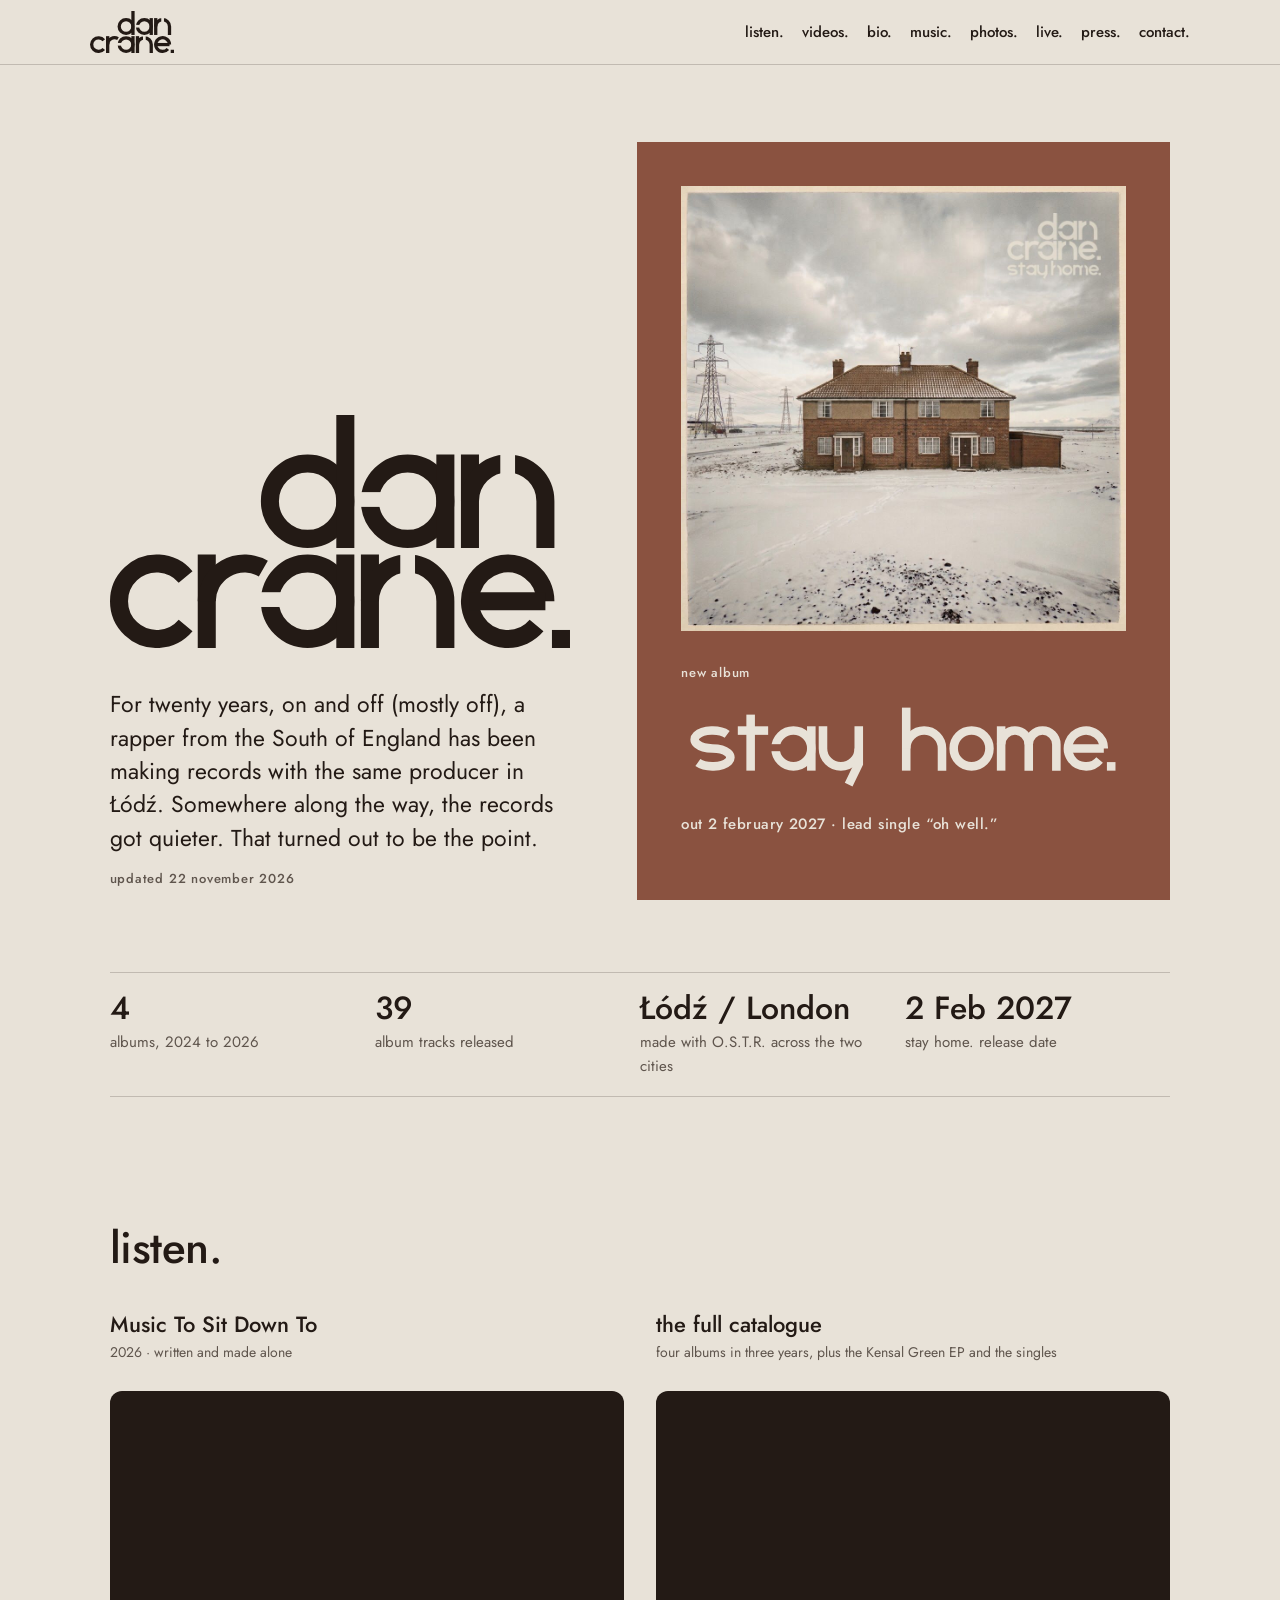
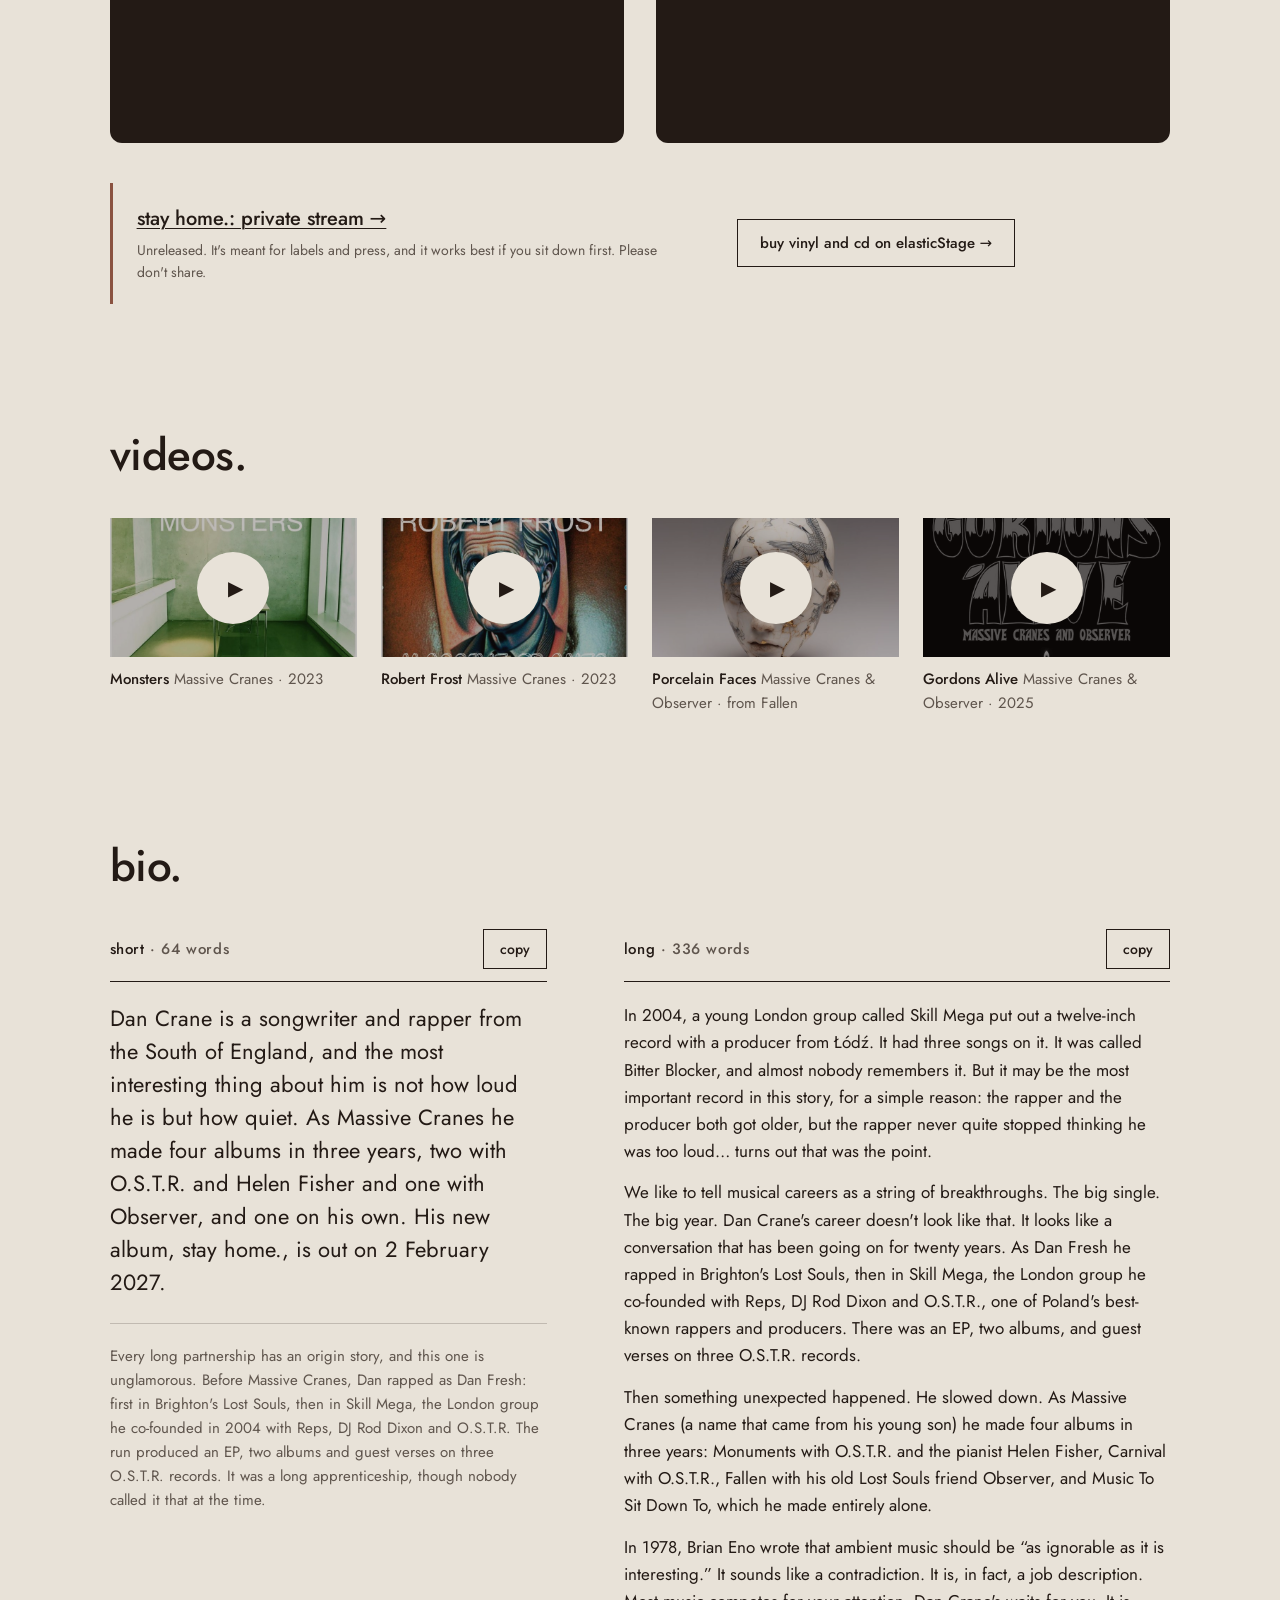
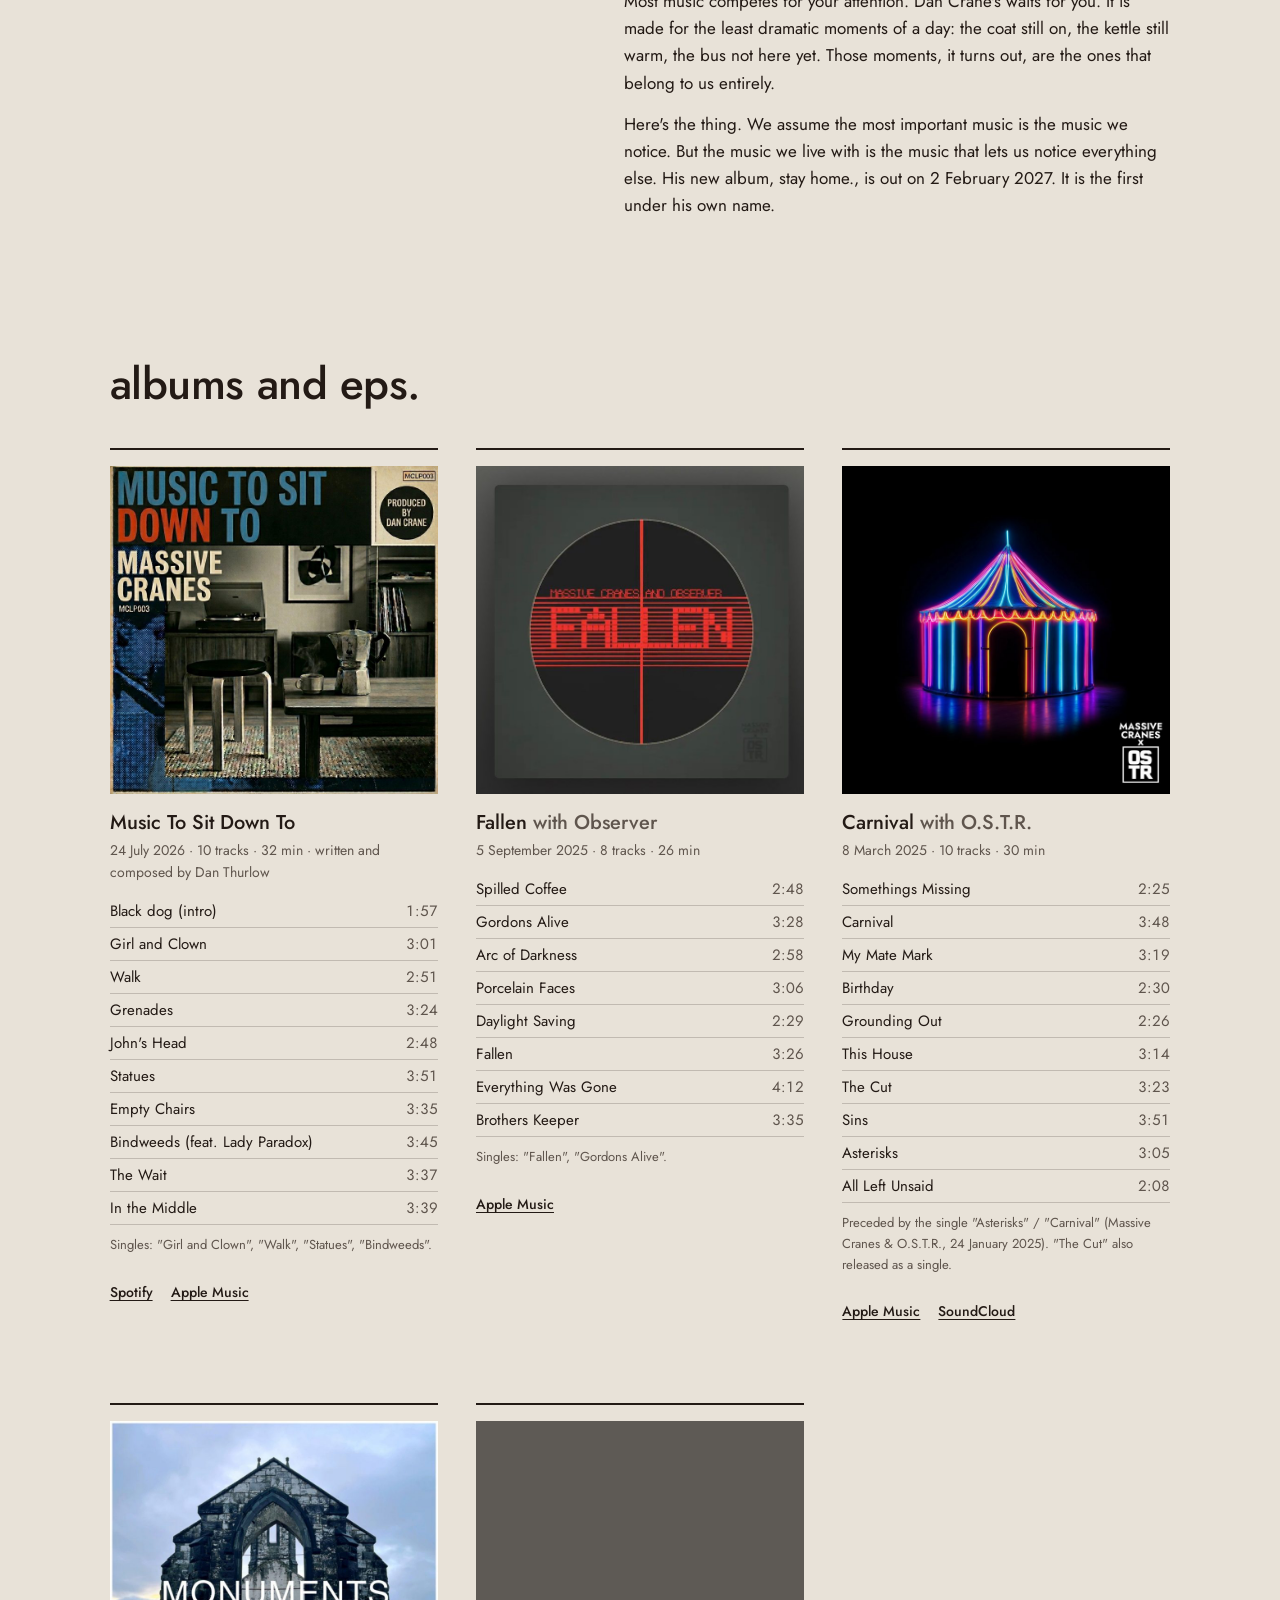
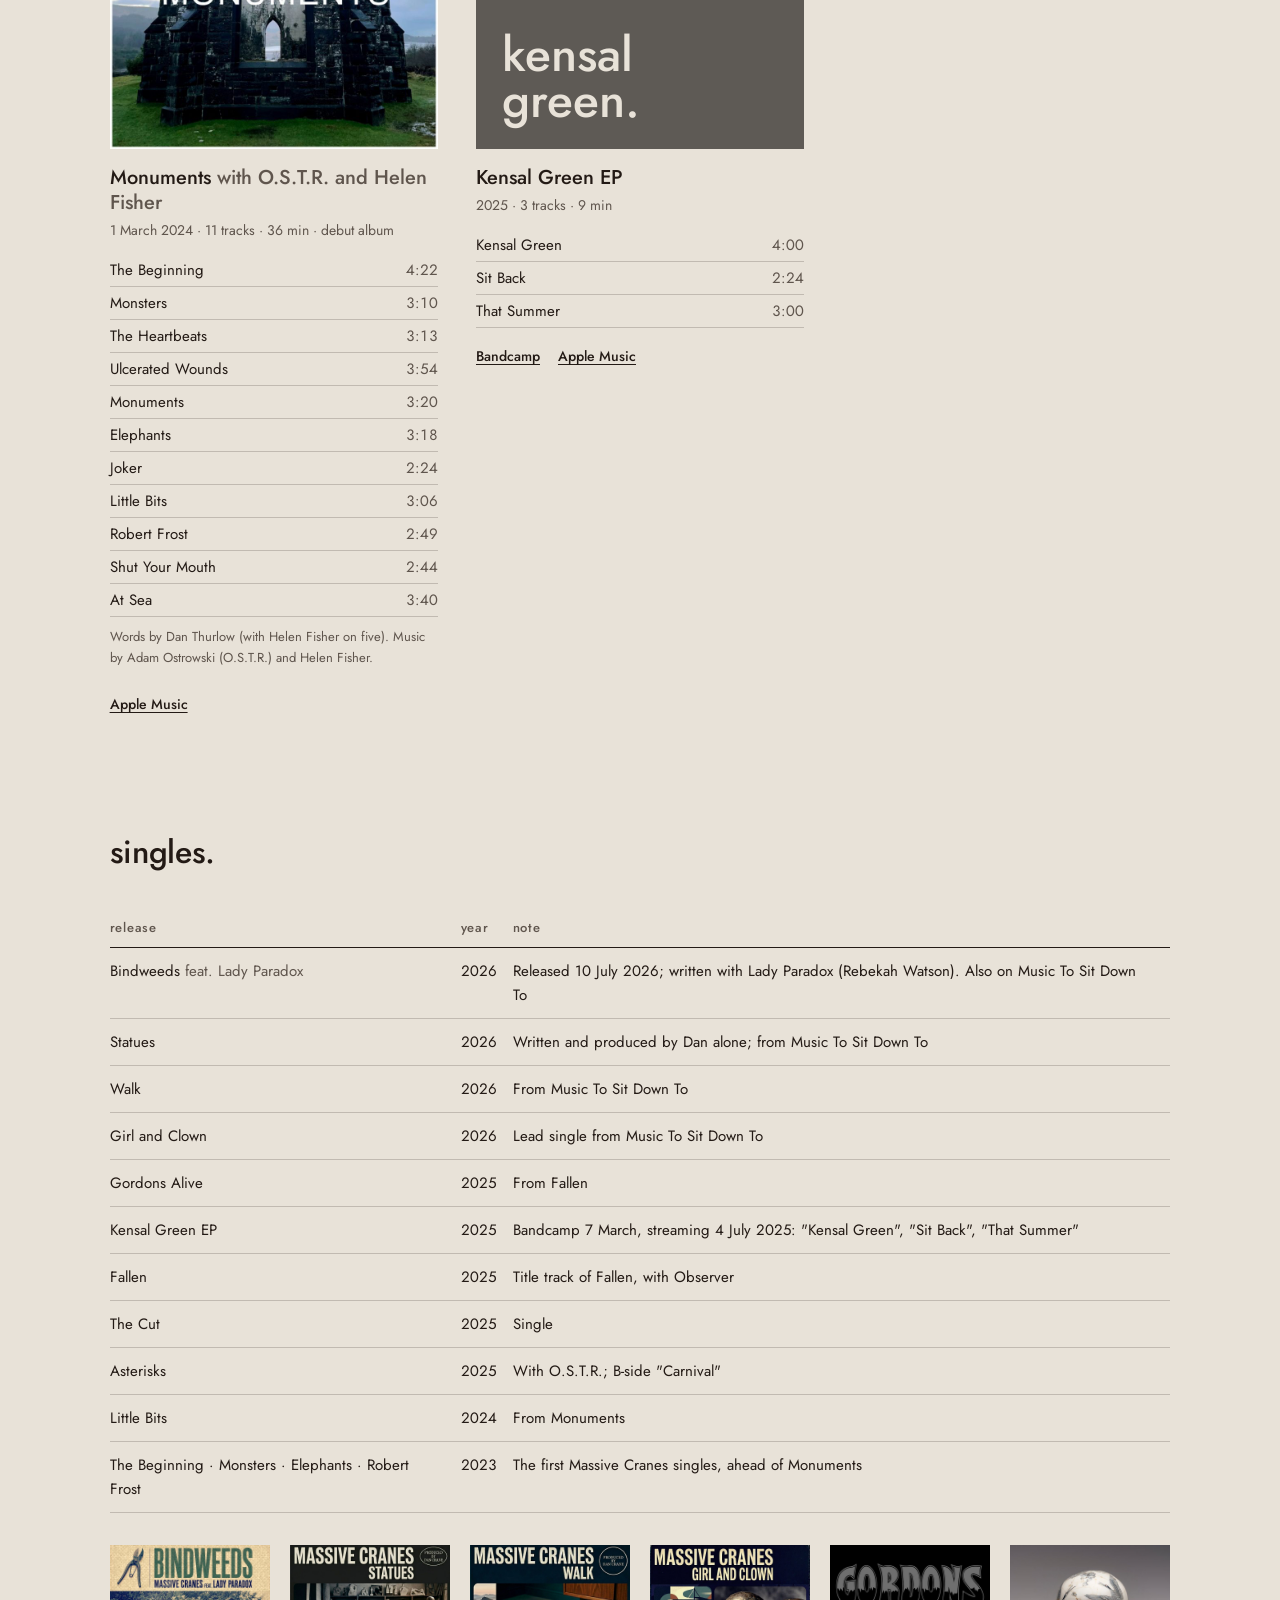
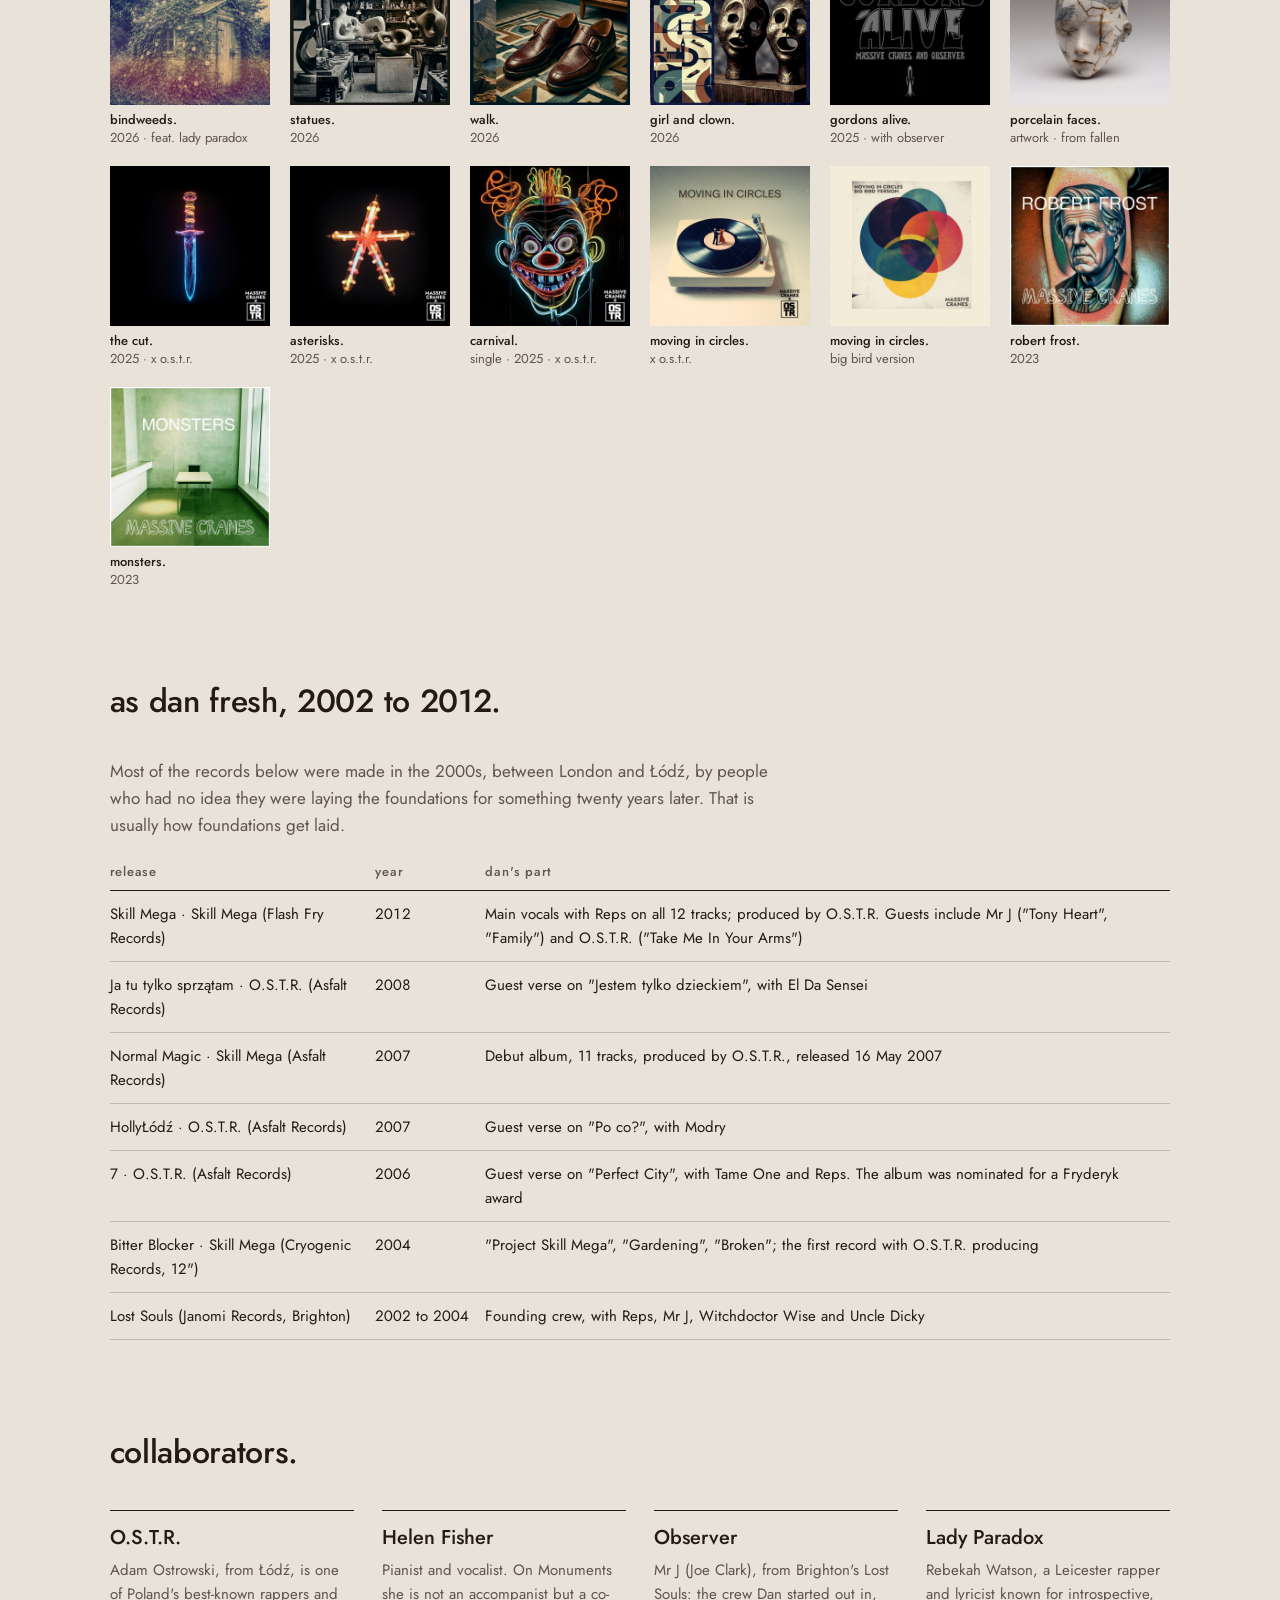
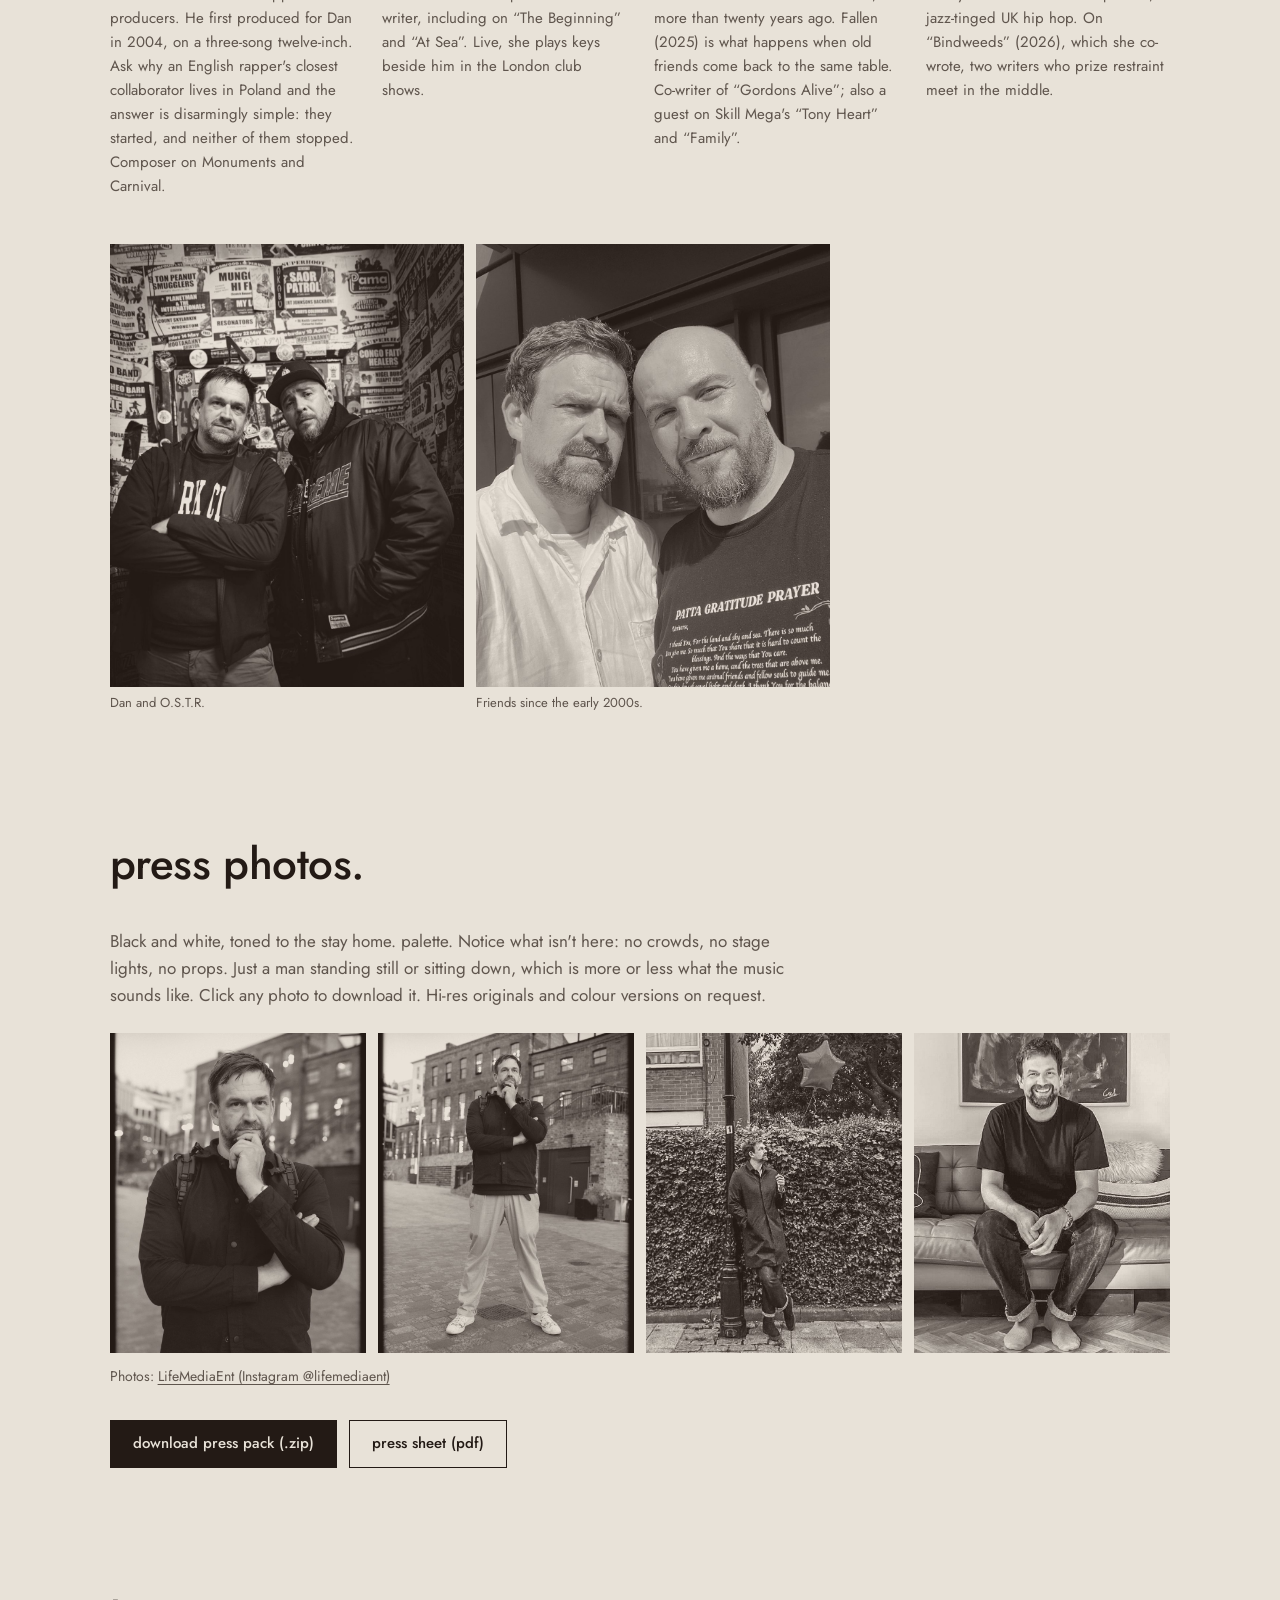
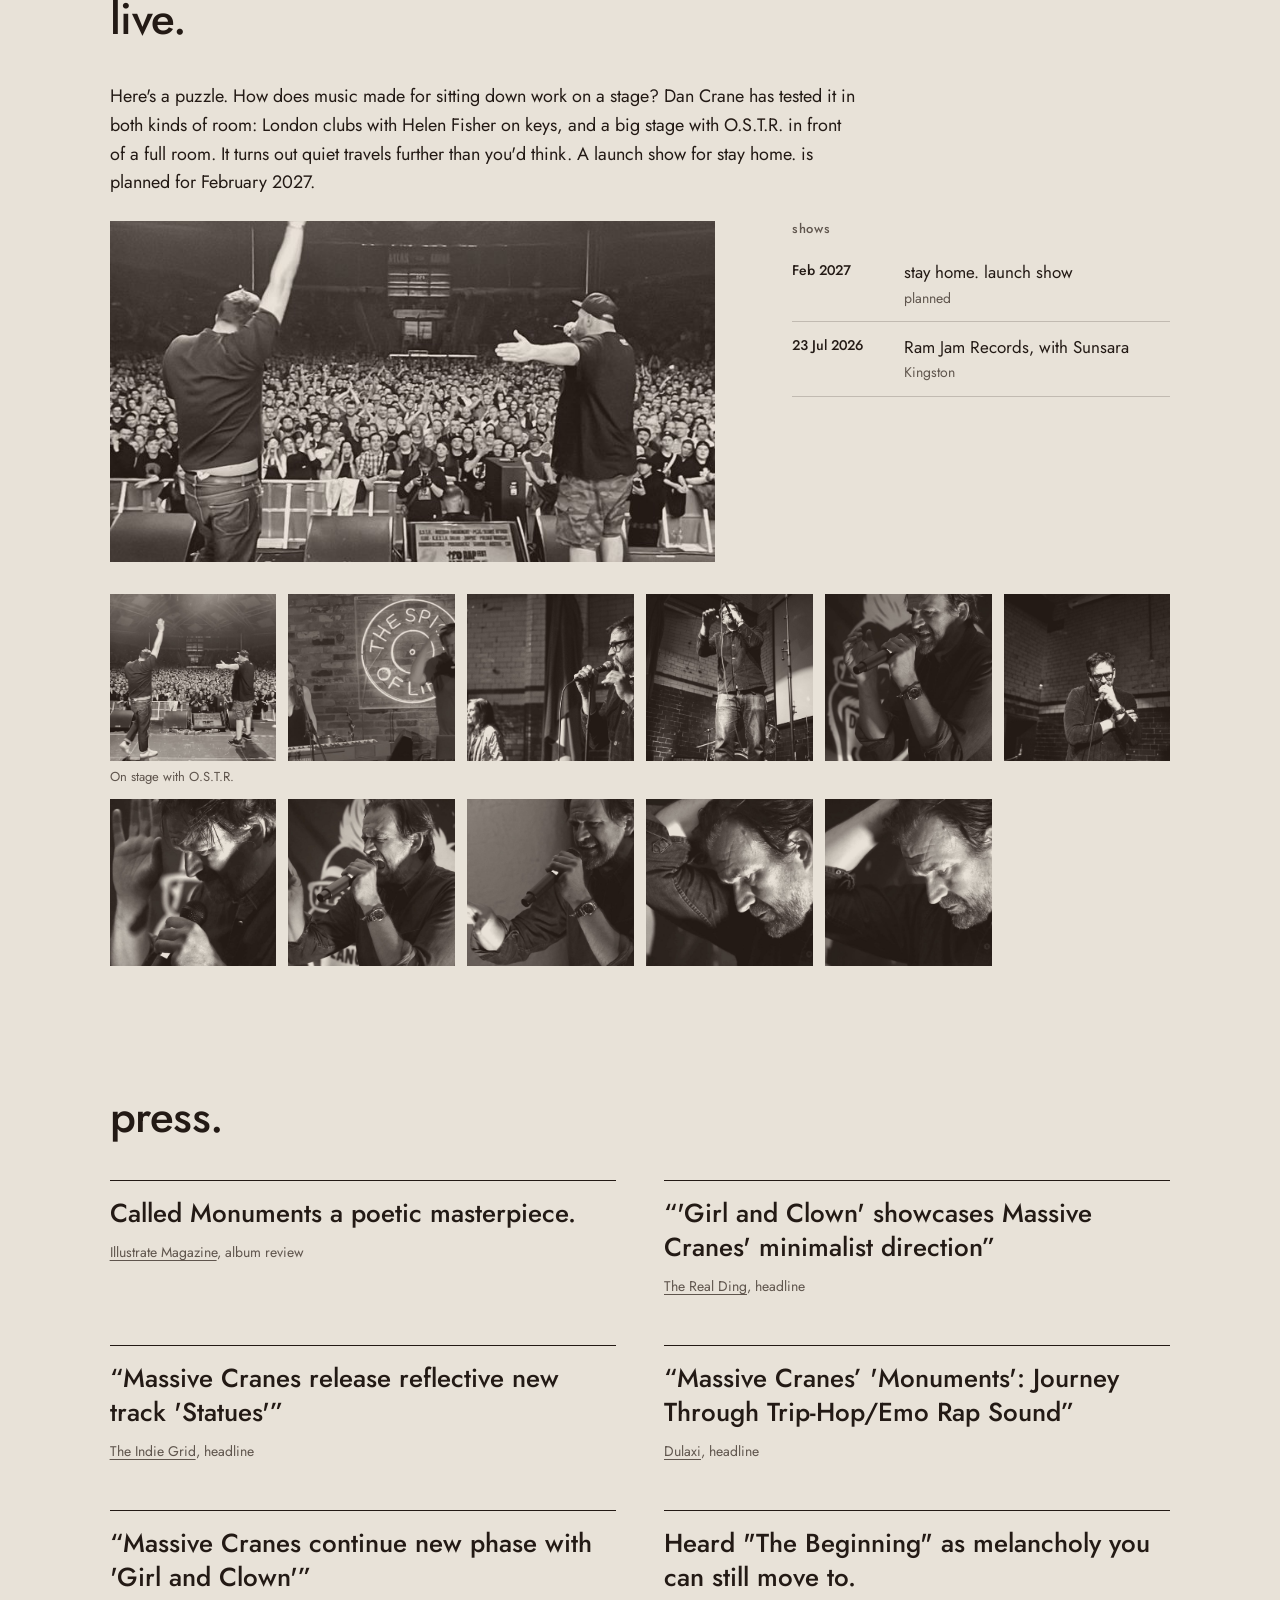
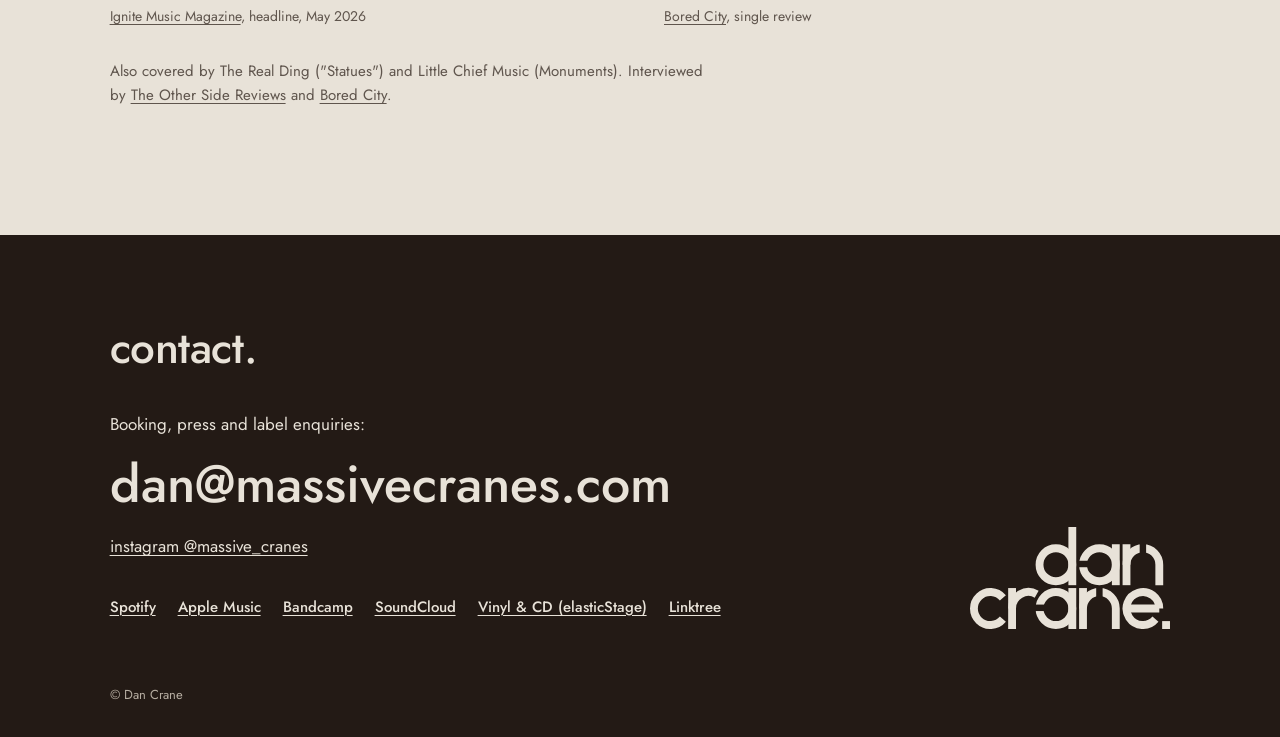
<file: index.html>
<!doctype html>
<html lang="en">
<head>
  <meta charset="utf-8">
  <meta name="viewport" content="width=device-width, initial-scale=1">
  <title>Dan Crane: stay home. (out 2.2.27) · press kit</title>

  <!-- ── LINK PREVIEW (edit these if the text or web address changes) ── -->
  <meta name="description" content="Press kit for Dan Crane, songwriter and rapper from the South of England, making slow, spoken, ambient hip hop. Four albums as Massive Cranes; new album stay home. out 2 February 2027.">
  <link rel="canonical" href="https://dancrane78.github.io/epk/">
  <meta property="og:type" content="website">
  <meta property="og:site_name" content="Dan Crane">
  <meta property="og:title" content="Dan Crane: stay home. (out 2.2.27)">
  <meta property="og:description" content="Slow, spoken, ambient hip hop from the South of England. Press kit: music, bio, photos, live, press.">
  <meta property="og:url" content="https://dancrane78.github.io/epk/">
  <meta property="og:image" content="https://dancrane78.github.io/epk/assets/og/og-image.jpg">
  <meta property="og:image:width" content="1200">
  <meta property="og:image:height" content="630">
  <meta property="og:image:alt" content="stay home. by Dan Crane, out 2.2.27">
  <meta name="twitter:card" content="summary_large_image">
  <meta name="twitter:title" content="Dan Crane: stay home. (out 2.2.27)">
  <meta name="twitter:description" content="Slow, spoken, ambient hip hop from the South of England. Press kit: music, bio, photos, live, press.">
  <meta name="twitter:image" content="https://dancrane78.github.io/epk/assets/og/og-image.jpg">
  <!-- ─────────────────────────────────────────────────────────────── -->

  <meta name="theme-color" content="#e8e2d8">
  <link rel="icon" href="assets/brand/favicon.svg" type="image/svg+xml">
  <link rel="preload" href="assets/fonts/jost-latin.woff2" as="font" type="font/woff2" crossorigin>
  <link rel="preload" href="assets/cover/stay-home.jpg" as="image">
  <link rel="stylesheet" href="assets/css/style.css">
  <script src="content.js" defer></script>
  <script src="assets/js/main.js" defer></script>
</head>
<body>
  <a class="skip" href="#main">Skip to content</a>

  <header class="top">
    <a href="#top" class="top__logo"><img src="assets/brand/logo.svg" alt="dan crane. back to top" width="92" height="47"></a>
    <nav aria-label="Sections">
      <ul>
        <li><a href="#listen">listen.</a></li>
        <li><a href="#videos">videos.</a></li>
        <li><a href="#bio">bio.</a></li>
        <li><a href="#music">music.</a></li>
        <li><a href="#photos">photos.</a></li>
        <li><a href="#live">live.</a></li>
        <li><a href="#press">press.</a></li>
        <li><a href="#contact">contact.</a></li>
      </ul>
    </nav>
  </header>

  <main id="main">

    <!-- HERO -->
    <section class="hero" id="top" aria-labelledby="hero-title">
      <div class="hero__text">
        <img class="hero__logo" src="assets/brand/logo.svg" alt="dan crane." width="320" height="162">
        <p class="hero__lede" data-k="lede"></p>
        <p class="info" data-k="updated"></p>
      </div>
      <div class="hero__new">
        <img class="hero__cover" id="hero-cover" src="assets/cover/stay-home.jpg" alt="" width="1024" height="1024" fetchpriority="high">
        <div class="hero__release">
          <p class="info">new album</p>
          <h1 id="hero-title"><img class="hero__title" src="assets/brand/stay-home-title-light.svg" alt="stay home." width="1144" height="257"></h1>
          <p class="hero__date">out <span data-k="release.dateLong"></span> · lead single “<span data-k="release.single"></span>”</p>
          <div id="presave"></div>
        </div>
      </div>
    </section>

    <section class="facts" aria-label="At a glance"><dl id="facts"></dl></section>

    <!-- LISTEN -->
    <section class="section" id="listen" aria-labelledby="listen-h">
      <h2 id="listen-h">listen.</h2>
      <div class="listen" id="listen-list"></div>
      <div class="listen__more">
        <div id="private-link"></div>
        <div id="buy"></div>
      </div>
    </section>

    <!-- VIDEOS -->
    <section class="section" id="videos" aria-labelledby="videos-h">
      <h2 id="videos-h">videos.</h2>
      <div class="vids" id="video-list"></div>
    </section>

    <!-- BIO -->
    <section class="section" id="bio" aria-labelledby="bio-h">
      <h2 id="bio-h">bio.</h2>
      <div class="bios">
        <article class="bio" aria-labelledby="bio-short-h">
          <header class="bio__head">
            <h3 id="bio-short-h">short <span class="soft" id="bio-short-count"></span></h3>
            <button class="btn btn--ghost" type="button" data-copy="bio-short-text">copy</button>
          </header>
          <div class="bio__text bio__text--short" id="bio-short-text"></div>
          <p class="bio__history soft" data-k="bioHistory"></p>
        </article>
        <article class="bio" aria-labelledby="bio-long-h">
          <header class="bio__head">
            <h3 id="bio-long-h">long <span class="soft" id="bio-long-count"></span></h3>
            <button class="btn btn--ghost" type="button" data-copy="bio-long-text">copy</button>
          </header>
          <div class="bio__text" id="bio-long-text"></div>
        </article>
      </div>
    </section>

    <!-- MUSIC -->
    <section class="section" id="music" aria-labelledby="music-h">
      <h2 id="music-h">albums and eps.</h2>
      <div class="albums" id="albums"></div>

      <h2 class="h2--sub" id="singles-h">singles.</h2>
      <table class="table" aria-labelledby="singles-h">
        <thead><tr><th scope="col">release</th><th scope="col">year</th><th scope="col">note</th></tr></thead>
        <tbody id="singles"></tbody>
      </table>
      <ul class="covers" id="single-covers" aria-label="Single artwork"></ul>

      <h2 class="h2--sub" id="fresh-h">as dan fresh, 2002 to 2012.</h2>
      <p class="soft" data-k="freshIntro"></p>
      <table class="table" aria-labelledby="fresh-h">
        <thead><tr><th scope="col">release</th><th scope="col">year</th><th scope="col">dan's part</th></tr></thead>
        <tbody id="fresh"></tbody>
      </table>

      <h2 class="h2--sub">collaborators.</h2>
      <div class="people" id="people"></div>
      <div class="pair" id="collab-photos"></div>
    </section>

    <!-- PHOTOS -->
    <section class="section" id="photos" aria-labelledby="photos-h">
      <h2 id="photos-h">press photos.</h2>
      <p class="soft" data-k="photosNote"></p>
      <ul class="gallery" id="gallery"></ul>
      <p class="credit-line soft" id="photo-credit"></p>
      <div class="press-dl" id="press-dl"></div>
    </section>

    <!-- LIVE -->
    <section class="section" id="live" aria-labelledby="live-h">
      <h2 id="live-h">live.</h2>
      <p class="live__text" data-k="liveText"></p>
      <div class="live">
        <div id="video"></div>
        <div>
          <h3 class="info">shows</h3>
          <ol class="shows" id="shows"></ol>
        </div>
      </div>
      <ul class="live-photos" id="live-photos"></ul>
    </section>

    <!-- PRESS -->
    <section class="section" id="press" aria-labelledby="press-h">
      <h2 id="press-h">press.</h2>
      <div class="quotes" id="quotes"></div>
      <p class="soft press__also" id="press-also"></p>
    </section>
  </main>

  <!-- CONTACT -->
  <section class="contact" id="contact" aria-labelledby="contact-h">
    <div class="contact__inner">
      <div>
        <h2 id="contact-h">contact.</h2>
        <p data-k="contact.blurb"></p>
        <div id="contact-main"></div>
        <ul class="profiles" id="profiles"></ul>
      </div>
      <img class="contact__logo" src="assets/brand/logo-light.svg" alt="" width="200" height="101">
    </div>
    <p class="foot" data-k="footer"></p>
  </section>

  <div class="toast" role="status" aria-live="polite" id="toast"></div>
  <noscript><p class="noscript">This page needs JavaScript to show its music, photos and links.</p></noscript>
</body>
</html>
</file>
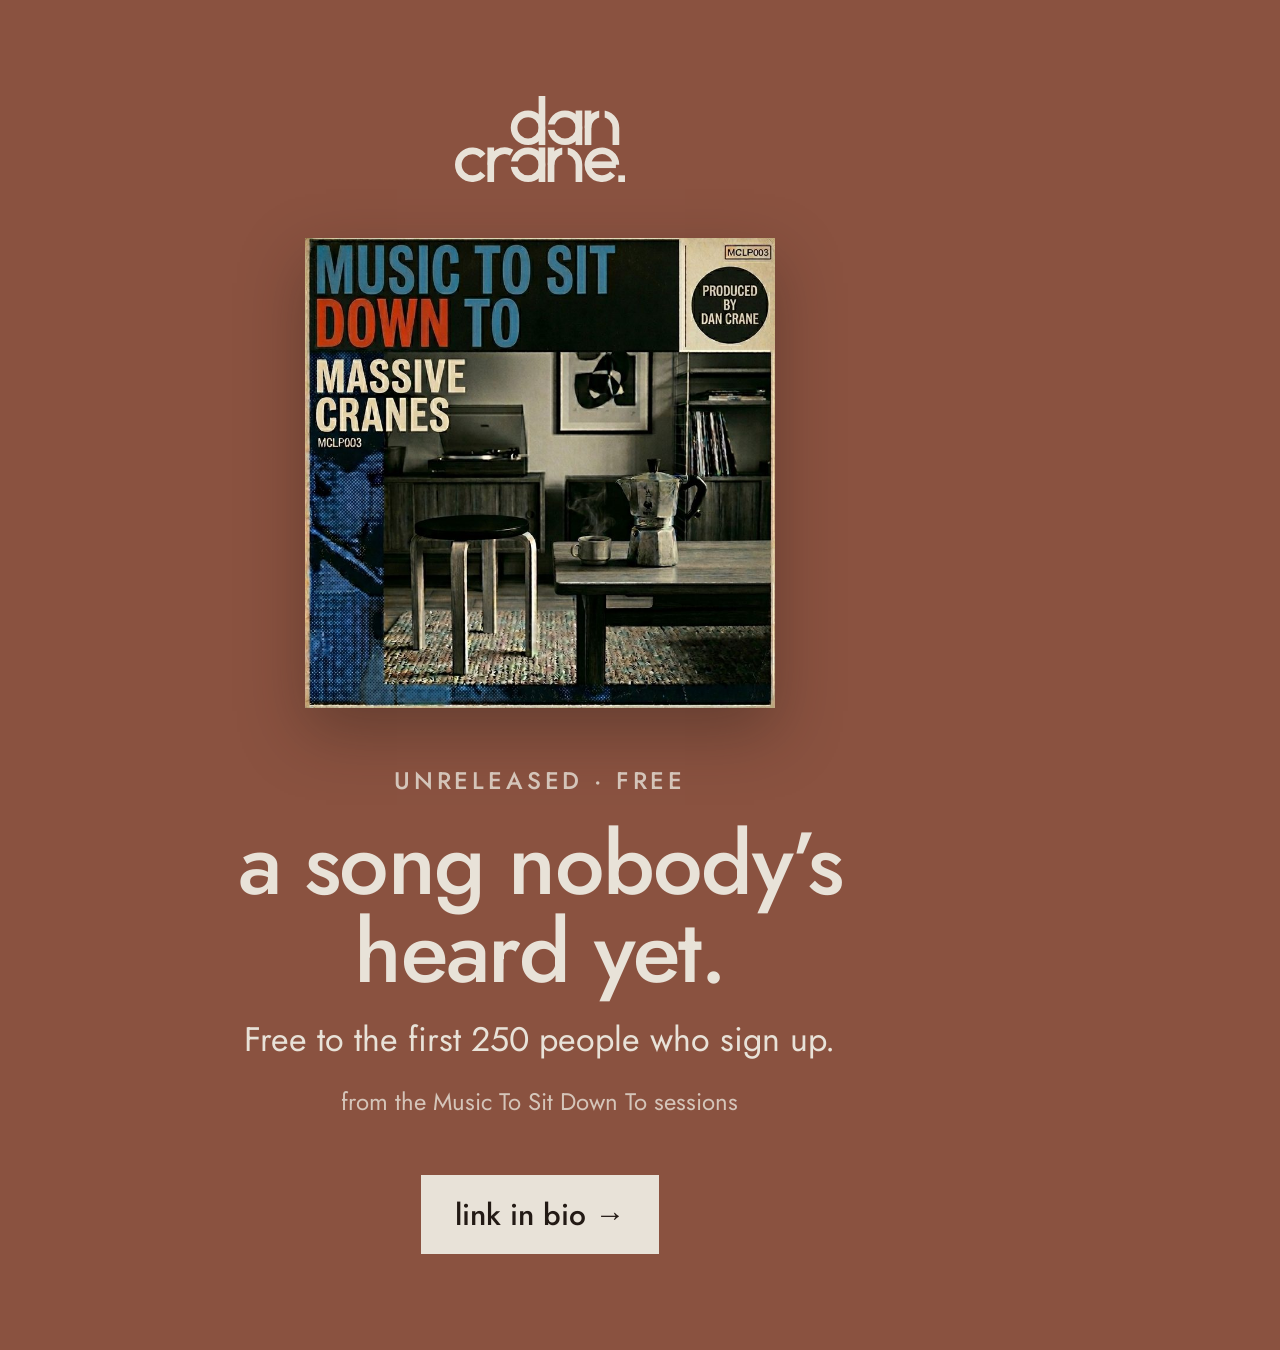
<file: tools/giveaway-template.html>
<!doctype html><meta charset="utf-8">
<!-- Instagram images for the free-song giveaway, on brick.
     Rendered by: node tools/make-giveaway-images.js
     ?format=post (1080x1350, 4:5 feed post) or ?format=story (1080x1920)
     The post keeps everything inside the middle 3:4 so the profile grid crop
     never cuts or crowds anything. -->
<style>
  @font-face { font-family: "Jost"; font-weight: 400 500; src: url("../assets/fonts/jost-latin.woff2") format("woff2"); }
  :root { --paper: #e8e2d8; --ink: #231a15; --brick: #8a5240; }
  * { box-sizing: border-box; }
  html, body { margin: 0; background: var(--brick); color: var(--paper); font-family: "Jost", sans-serif; }
  .c { width: 1080px; display: flex; flex-direction: column; align-items: center; text-align: center; }
  .logo { width: 170px; display: block; }
  .cover { display: block; aspect-ratio: 1; object-fit: cover; box-shadow: 0 24px 60px rgba(35,26,21,.35); }
  .kicker { font-weight: 500; font-size: 24px; letter-spacing: .16em; text-transform: uppercase; margin: 0; opacity: .8; }
  h1 { font-weight: 500; line-height: 1; letter-spacing: -.02em; margin: 0; }
  .sub { font-size: 34px; line-height: 1.3; margin: 0; }
  .from { font-size: 24px; margin: 0; opacity: .8; }
  .tag { display: inline-block; background: var(--paper); color: var(--ink); font-weight: 500; font-size: 30px; padding: 18px 34px; }

  .post { height: 1350px; padding: 96px 150px; justify-content: space-between; }
  .post .cover { width: 470px; }
  .post h1 { font-size: 88px; }
  .post .stack { display: flex; flex-direction: column; align-items: center; gap: 22px; }

  /* story: top and bottom 250px kept clear for Instagram's own buttons */
  .story { height: 1920px; padding: 250px 110px; justify-content: space-between; }
  .story .logo { width: 200px; }
  .story .cover { width: 600px; }
  .story h1 { font-size: 104px; }
  .story .stack { display: flex; flex-direction: column; align-items: center; gap: 26px; }
</style>
<body>
<div id="root"></div>
<script>
  var story = new URLSearchParams(location.search).get("format") === "story";
  var html =
    '<img class="logo" src="../assets/brand/logo-light.svg" alt="">' +
    '<img class="cover" src="../assets/releases/music-to-sit-down-to.jpg" alt="">' +
    '<div class="stack"><p class="kicker">unreleased · free</p>' +
    '<h1>a song nobody’s<br>heard yet.</h1>' +
    '<p class="sub">Free to the first 250 people who sign up.</p>' +
    '<p class="from">from the Music To Sit Down To sessions</p></div>' +
    '<span class="tag">link in bio →</span>';
  document.getElementById("root").innerHTML = '<div class="c ' + (story ? 'story' : 'post') + '">' + html + '</div>';
</script>
</body>
</file>
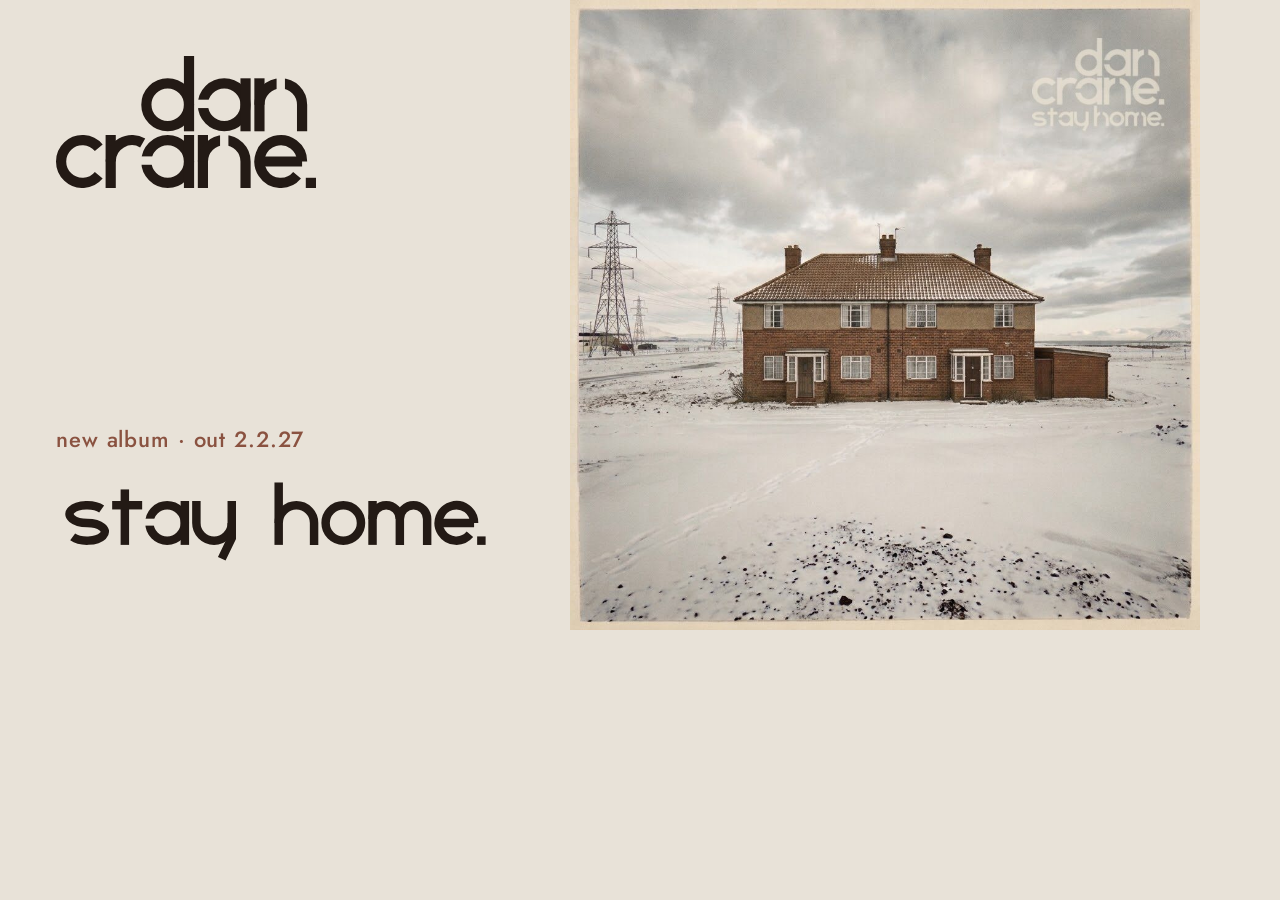
<file: tools/og-template.html>
<!doctype html><meta charset="utf-8">
<style>
  @font-face { font-family: "Jost"; font-weight: 400 500; src: url("../assets/fonts/jost-latin.woff2") format("woff2"); }
  html, body { margin: 0; width: 1200px; height: 630px; background: #e8e2d8; color: #231a15; font-family: "Jost", sans-serif; }
  .w { display: grid; grid-template-columns: 1fr 630px; height: 630px; }
  .t { padding: 56px; display: flex; flex-direction: column; }
  .logo { width: 260px; }
  .r { margin-top: auto; }
  .r p { font-weight: 500; font-size: 22px; margin: 0 0 14px; letter-spacing: .04em; color: #8a5240; }
  .title { width: 440px; }
  .c { width: 630px; height: 630px; object-fit: cover; }
</style>
<div class="w">
  <div class="t">
    <img class="logo" src="../assets/brand/logo.svg" alt="">
    <div class="r"><p>new album · out 2.2.27</p><img class="title" src="../assets/brand/stay-home-title.svg" alt=""></div>
  </div>
  <img class="c" src="../assets/cover/stay-home.jpg" alt="">
</div>
</file>
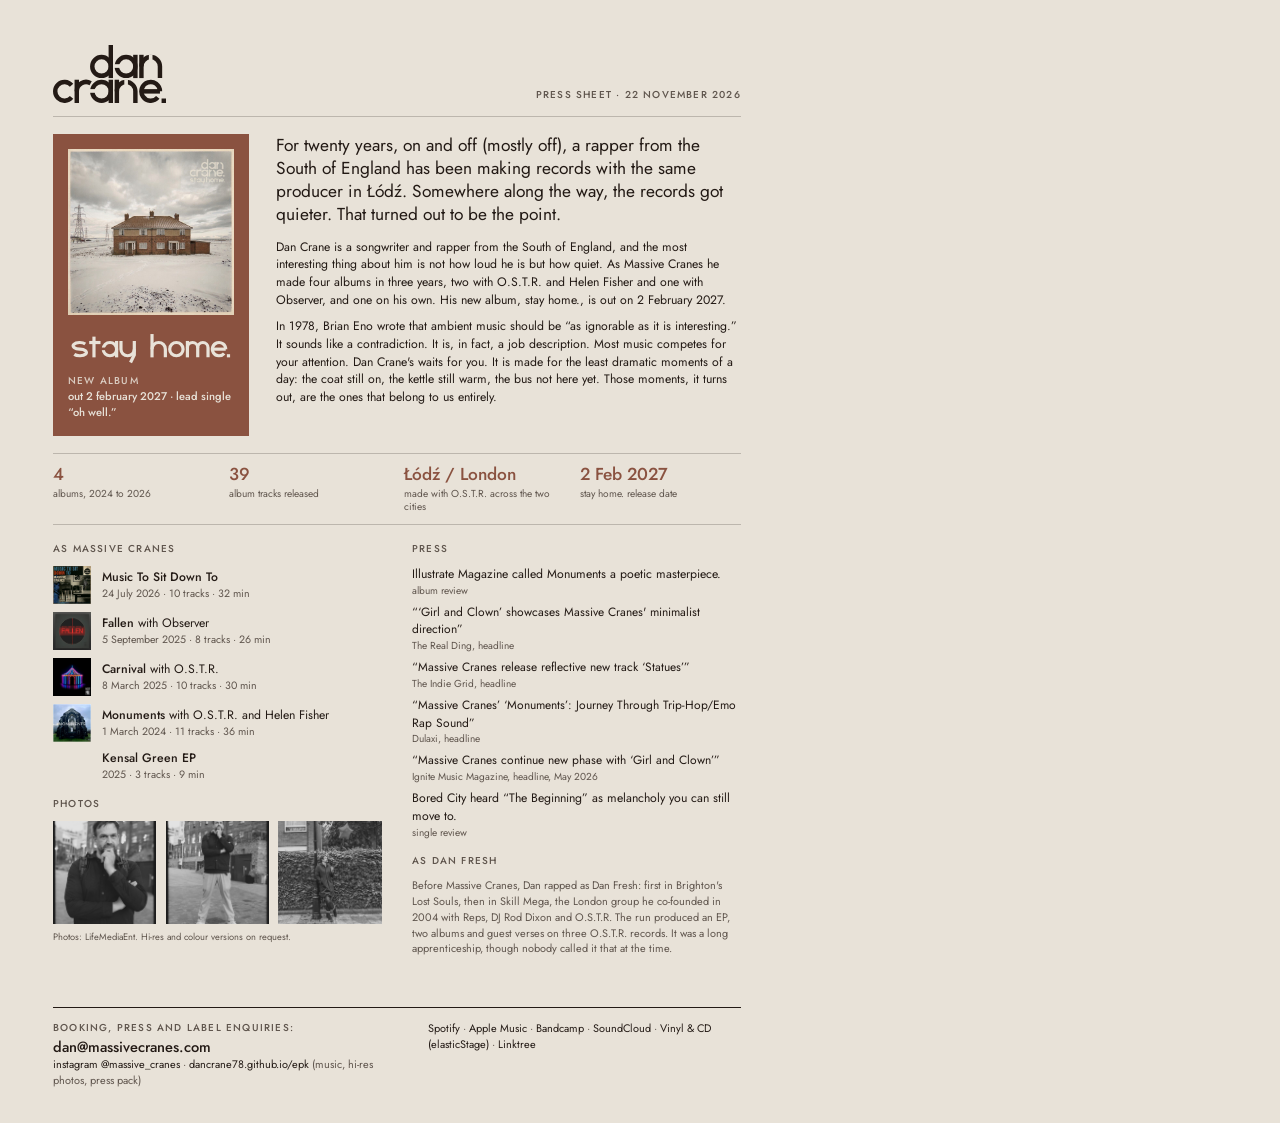
<file: tools/press-sheet.html>
<!doctype html>
<html lang="en">
<head>
<meta charset="utf-8">
<title>Dan Crane: press sheet</title>
<!-- One-page A4 press sheet. Text comes from content.js.
     Rebuild the PDF with:  node tools/make-press-sheet.js -->
<style>
  @font-face { font-family: "Jost"; font-weight: 400 500;
    src: url("../assets/fonts/jost-latin.woff2") format("woff2");
    unicode-range: U+0000-00FF, U+0131, U+0152-0153, U+02BB-02BC, U+02C6, U+02DA, U+02DC, U+0304, U+0308, U+0329, U+2000-206F, U+20AC, U+2122, U+2191, U+2193, U+2212, U+2215, U+FEFF, U+FFFD; }
  @font-face { font-family: "Jost"; font-weight: 400 500;
    src: url("../assets/fonts/jost-latin-ext.woff2") format("woff2");
    unicode-range: U+0100-02BA, U+02BD-02C5, U+02C7-02CC, U+02CE-02D7, U+02DD-02FF, U+0304, U+0308, U+0329, U+1D00-1DBF, U+1E00-1E9F, U+1EF2-1EFF, U+2020, U+20A0-20AB, U+20AD-20C4, U+2113, U+2C60-2C7F, U+A720-A7FF; }
  @page { size: A4; margin: 0; }
  :root { --paper: #e8e2d8; --ink: #231a15; --muted: #5f554d; --brick: #8a5240; --rule: rgba(35,26,21,.22); }
  * { box-sizing: border-box; }
  html, body { margin: 0; background: var(--paper); color: var(--ink); font: 400 9.2pt/1.45 "Jost", sans-serif;
    -webkit-print-color-adjust: exact; print-color-adjust: exact; }
  a { color: inherit; text-decoration: none; }
  p { margin: 0 0 2.2mm; }
  .page { width: 210mm; height: 297mm; padding: 12mm 14mm 9mm; display: flex; flex-direction: column; gap: 4.5mm; overflow: hidden; }

  .top { display: flex; justify-content: space-between; align-items: flex-end; border-bottom: 1px solid var(--rule); padding-bottom: 3.5mm; }
  .top img { width: 30mm; }
  .label { font-weight: 500; font-size: 7.5pt; letter-spacing: .12em; text-transform: uppercase; color: var(--muted); }

  .hero { display: grid; grid-template-columns: 52mm 1fr; gap: 7mm; align-items: start; }
  .new { background: var(--brick); color: var(--paper); padding: 4mm; }
  .new .cover { width: 100%; aspect-ratio: 1; object-fit: cover; display: block; }
  .new .title { width: 100%; margin: 3.5mm 0 2mm; display: block; }
  .new .label { color: var(--paper); opacity: .85; }
  .new .date { font-weight: 500; font-size: 8.4pt; margin: 0; }
  .lede { font-size: 13pt; line-height: 1.32; margin: 0 0 3.5mm; }
  .bio p { color: var(--ink); }

  .facts { display: grid; grid-template-columns: repeat(4, 1fr); gap: 4mm; border-top: 1px solid var(--rule); border-bottom: 1px solid var(--rule); padding: 2.8mm 0; }
  .facts b { display: block; font-weight: 500; font-size: 13pt; line-height: 1.1; color: var(--brick); }
  .facts span { font-size: 7.6pt; color: var(--muted); line-height: 1.3; display: block; margin-top: 1mm; }

  .cols { display: grid; grid-template-columns: 1fr 1fr; gap: 8mm; flex: 1; min-height: 0; }
  h2 { font-weight: 500; font-size: 7.5pt; letter-spacing: .12em; text-transform: uppercase; color: var(--muted); margin: 0 0 2.5mm; }
  section + section { margin-top: 4mm; }
  .albums { display: grid; gap: 2.2mm; }
  .album { display: grid; grid-template-columns: 10mm 1fr; gap: 3mm; align-items: center; }
  .album img { width: 10mm; height: 10mm; object-fit: cover; display: block; }
  .album b { font-weight: 500; }
  .album span { display: block; color: var(--muted); font-size: 8pt; line-height: 1.3; }
  .quote { margin: 0 0 1.8mm; }
  .quote q { font-size: 9pt; }
  .quote span { display: block; color: var(--muted); font-size: 7.6pt; line-height: 1.3; }
  .fresh { color: var(--muted); font-size: 8.2pt; margin: 0; }
  .photos { display: grid; grid-template-columns: repeat(3, 1fr); gap: 2.5mm; }
  .photos img { width: 100%; aspect-ratio: 1; object-fit: cover; display: block; filter: grayscale(1); }
  .credit { font-size: 7pt; color: var(--muted); margin-top: 1.5mm; }

  .contact { display: grid; grid-template-columns: 1.1fr 1fr; gap: 8mm; border-top: 1px solid var(--ink); padding-top: 3.5mm; }
  .contact b { font-weight: 500; font-size: 11pt; display: block; }
  .contact a:hover { color: var(--brick); }
  .links { font-size: 8.2pt; color: var(--muted); }
  .links a { color: var(--ink); }
</style>
<script src="../content.js"></script>
</head>
<body>
<div class="page">
  <header class="top">
    <img src="../assets/brand/logo.svg" alt="dan crane.">
    <div class="label" id="updated">press sheet</div>
  </header>

  <div class="hero">
    <div class="new">
      <img class="cover" id="cover" alt="">
      <img class="title" src="../assets/brand/stay-home-title-light.svg" alt="stay home.">
      <div class="label">new album</div>
      <p class="date" id="date"></p>
    </div>
    <div>
      <p class="lede" id="lede"></p>
      <div class="bio" id="bio"></div>
    </div>
  </div>

  <div class="facts" id="facts"></div>

  <div class="cols">
    <div>
      <section><h2>as massive cranes</h2><div class="albums" id="albums"></div></section>
      <section><h2>photos</h2><div class="photos" id="photos"></div><div class="credit" id="credit"></div></section>
    </div>
    <div>
      <section><h2>press</h2><div id="press"></div></section>
      <section><h2>as dan fresh</h2><p class="fresh" id="fresh"></p></section>
    </div>
  </div>

  <footer class="contact">
    <div>
      <div class="label" id="blurb"></div>
      <b><a id="email"></a></b>
      <div class="links"><a id="ig"></a> · <a id="epk" href="https://dancrane78.github.io/epk/">dancrane78.github.io/epk</a> (music, hi-res photos, press pack)</div>
    </div>
    <div class="links" id="profiles"></div>
  </footer>
</div>

<script>
  var C = window.EPK, $ = function (id) { return document.getElementById(id); };
  function el(tag, attrs, kids) {
    var n = document.createElement(tag);
    for (var k in attrs || {}) n.setAttribute(k, attrs[k]);
    (kids || []).forEach(function (c) { n.append(c); });
    return n;
  }
  var R = C.release;
  $("updated").textContent = "press sheet · " + C.updated.replace(/^updated /, "");
  $("cover").src = "../" + R.cover;
  $("date").textContent = "out " + R.dateLong + " · lead single “" + R.single + "”";
  $("lede").textContent = C.lede;
  // Short bio, then the Eno paragraph, which says what the music is for.
  [C.bioShort, C.bioLong[3]].forEach(function (t) { $("bio").append(el("p", {}, [t])); });

  C.facts.forEach(function (f) { $("facts").append(el("div", {}, [el("b", {}, [f.big]), el("span", {}, [f.small])])); });

  C.albums.forEach(function (a) {
    var meta = a.meta.split(" · ").slice(0, 3).join(" · ");
    var kids = [el("b", {}, [a.title]), a.with ? " " + a.with : "", el("span", {}, [meta])];
    var row = el("div", { class: "album" }, [
      a.cover ? el("img", { src: "../" + a.cover, alt: "" }) : el("div", {}),
      el("div", {}, kids)
    ]);
    $("albums").append(row);
  });
  $("fresh").textContent = C.bioHistory.replace(/^Every long partnership[^.]*\.\s*/, "");

  C.press.forEach(function (p) {
    // Paraphrased lines are reported speech, so they read "Outlet called…" with no quote marks.
    var line = p.paraphrased
      ? el("div", {}, [el("a", { href: p.url }, [p.outlet + " " + (p.text.charAt(0).toLowerCase() + p.text.slice(1)).replace(/"([^"]+)"/g, "“$1”")])])
      : el("div", {}, [el("a", { href: p.url }, [el("q", {}, [p.text.replace(/'([^']+)'/g, "‘$1’")])])]);
    var who = el("span", {}, [p.paraphrased ? p.kind : p.outlet + ", " + p.kind]);
    $("press").append(el("div", { class: "quote" }, [line, who]));
  });

  C.photos.slice(0, 3).forEach(function (ph) { $("photos").append(el("img", { src: "../" + ph.src, alt: ph.alt })); });
  if (C.photosCredit && C.photosCredit.name) $("credit").textContent = "Photos: " + C.photosCredit.name + ". Hi-res and colour versions on request.";

  $("blurb").textContent = C.contact.blurb;
  $("email").textContent = C.contact.email; $("email").href = "mailto:" + C.contact.email;
  $("ig").textContent = "instagram @" + C.contact.instagram; $("ig").href = "https://instagram.com/" + C.contact.instagram;
  C.profiles.forEach(function (p, i) {
    if (i) $("profiles").append(" · ");
    $("profiles").append(el("a", { href: p.url }, [p.name]));
  });
</script>
</body>
</html>
</file>
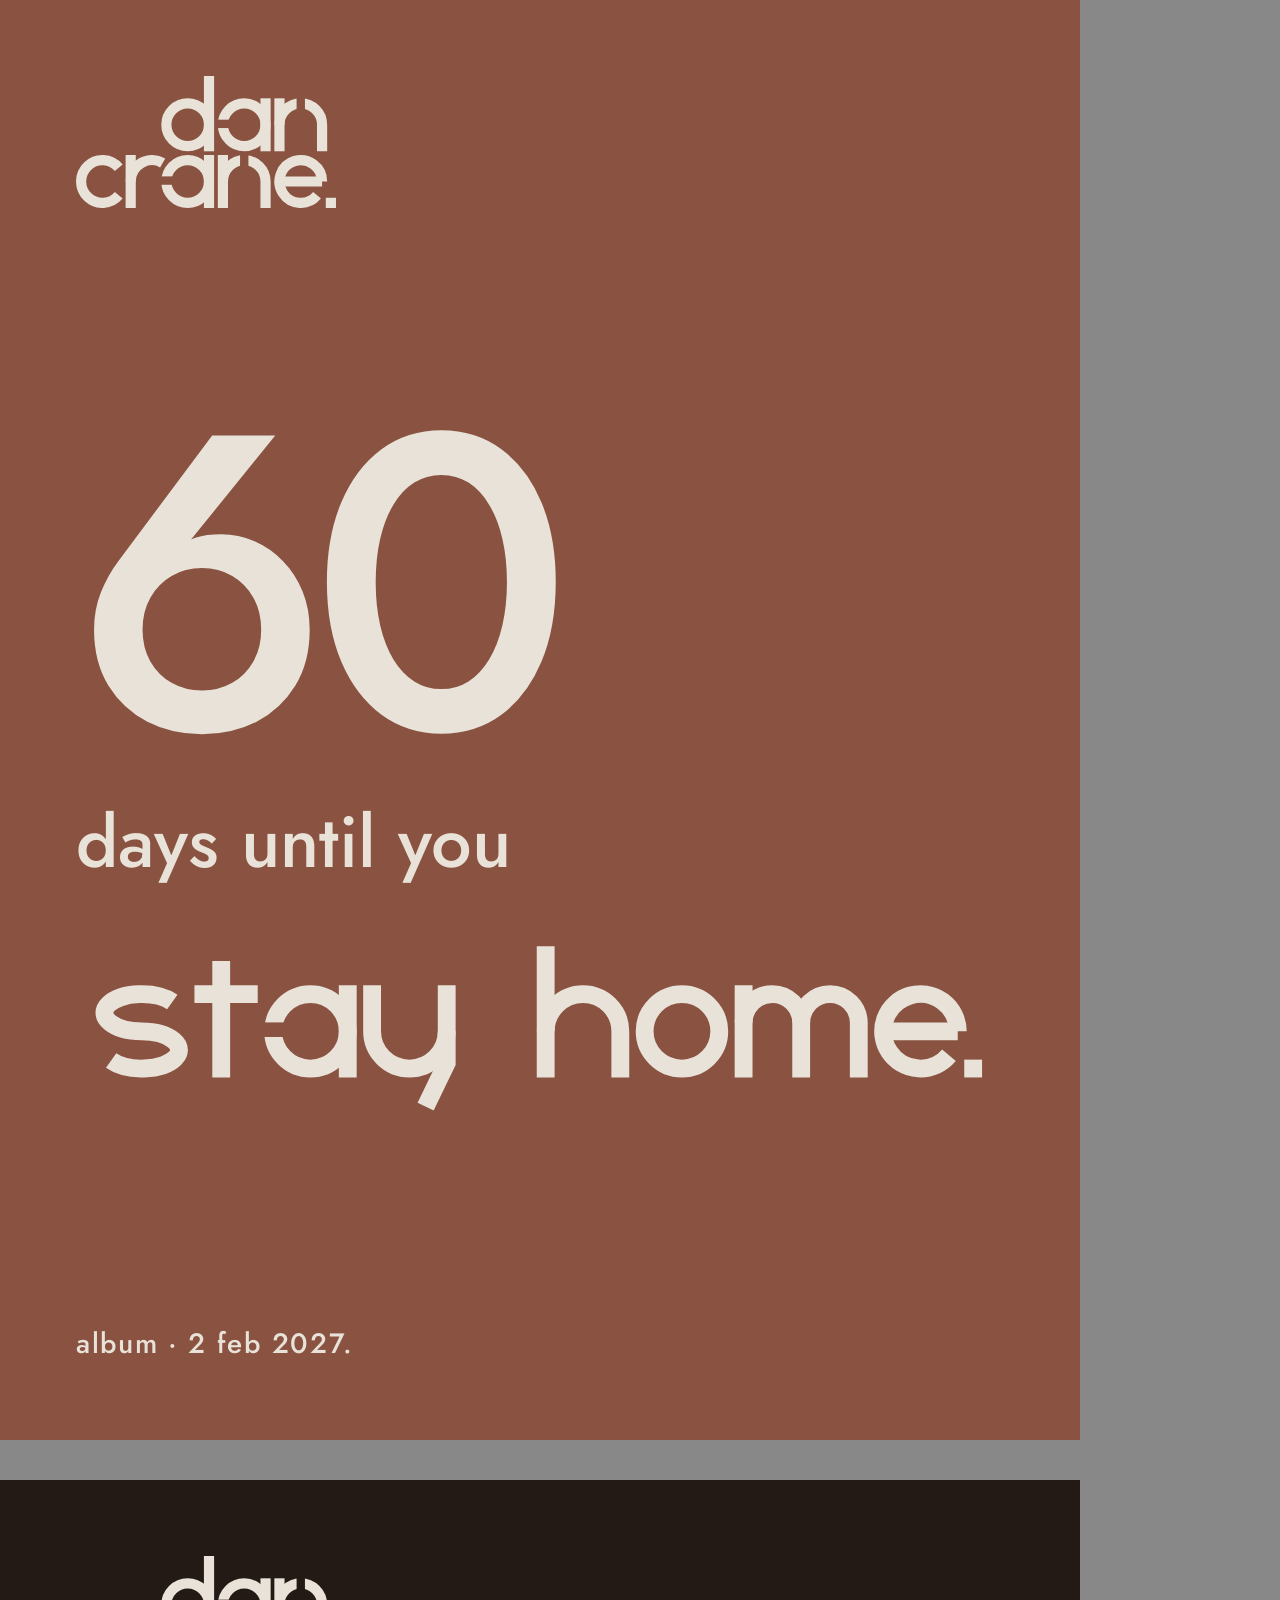
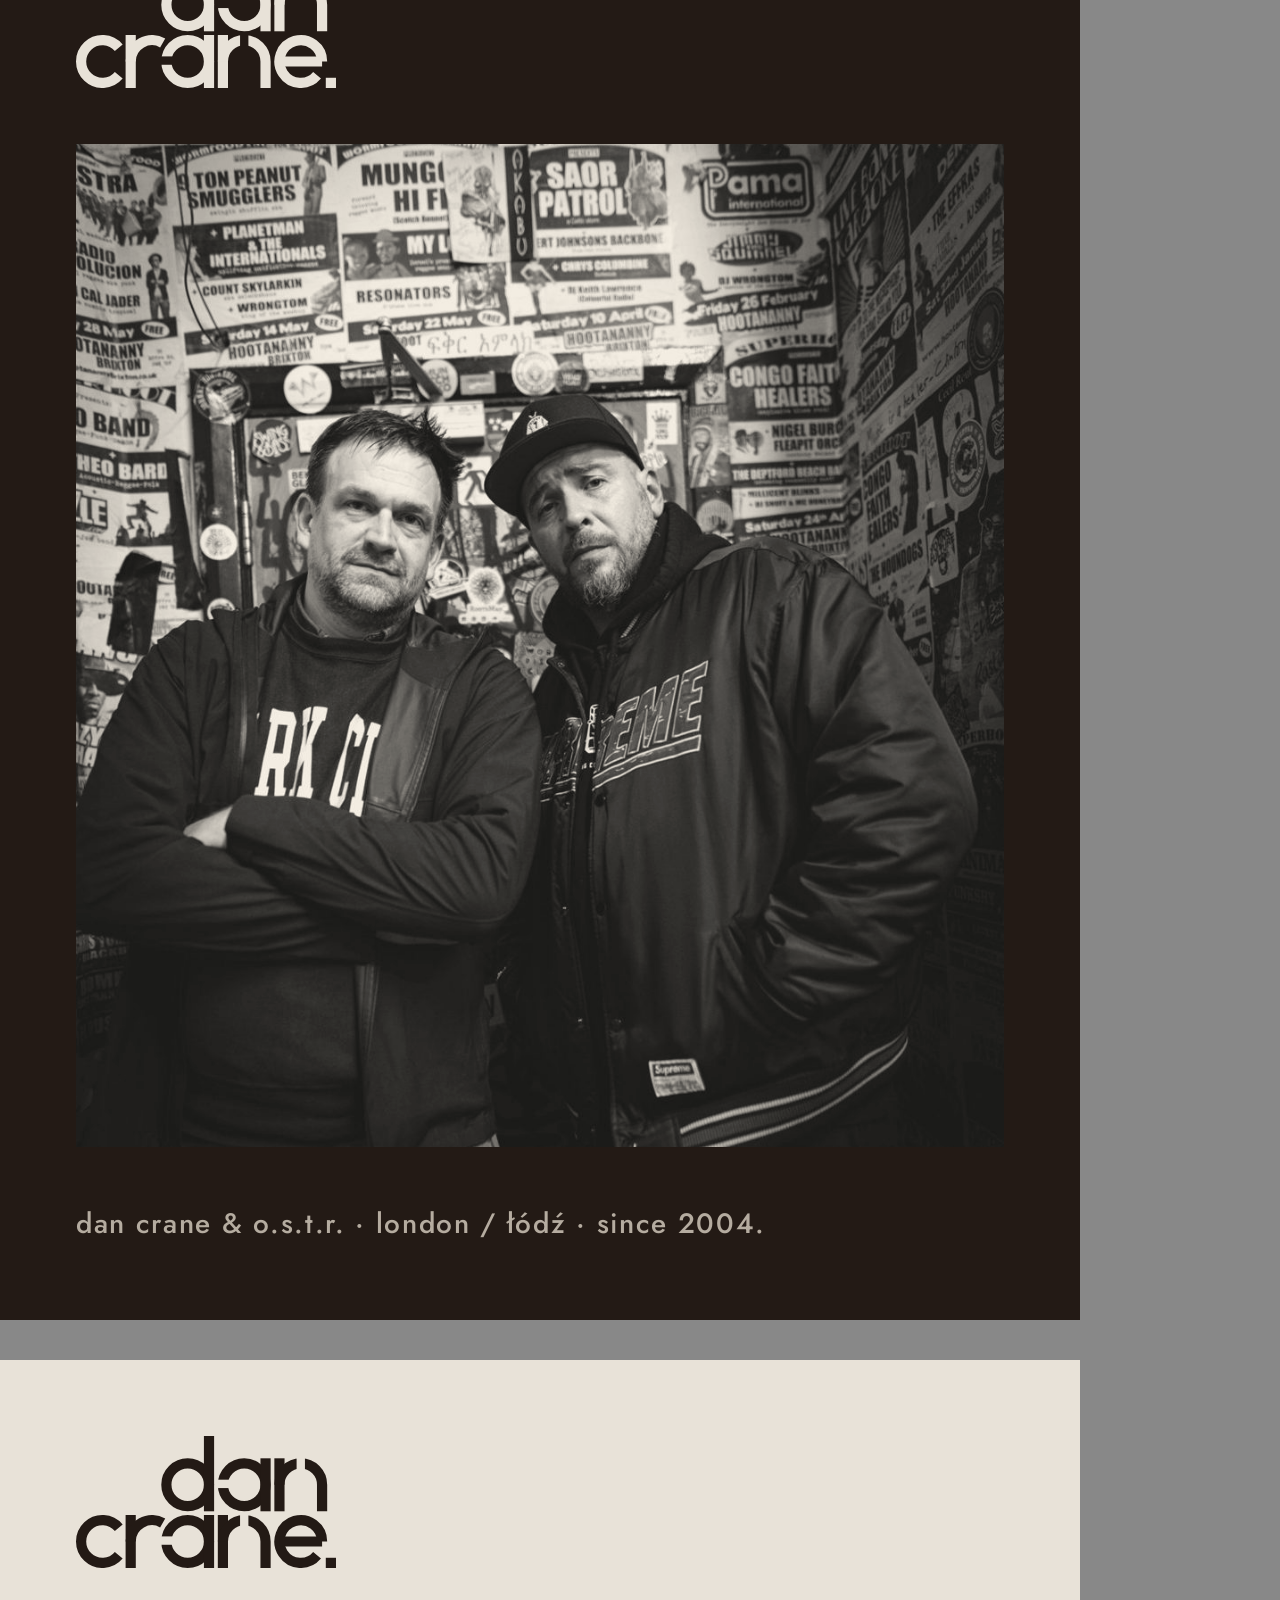
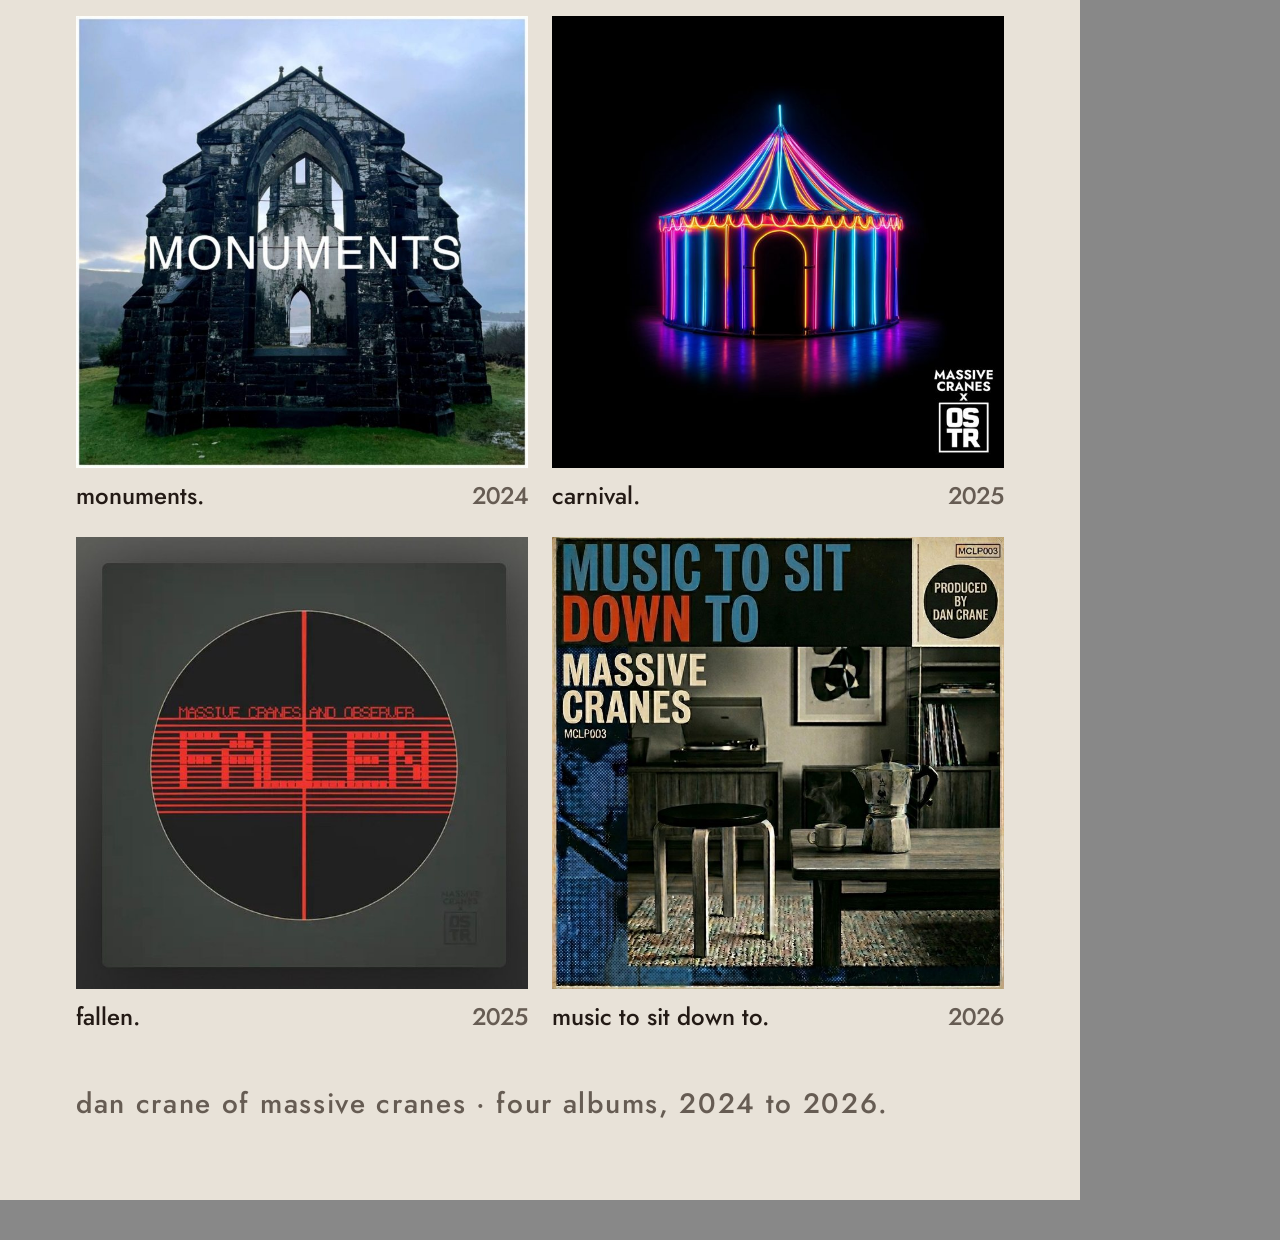
<file: tools/social-posts.html>
<!doctype html>
<!-- Instagram posts (1080×1440) in the dan crane. style: paper / ink / brick, Jost, 76px margin,
     wordmark top-left, one info line at the foot. Rendered by tools/make-social-posts.js. -->
<meta charset="utf-8">
<style>
  @font-face { font-family: "Jost"; font-weight: 400 500; src: url("../assets/fonts/jost-latin.woff2") format("woff2"); }
  @font-face { font-family: "Jost"; font-weight: 400 500; src: url("../assets/fonts/jost-latin-ext.woff2") format("woff2"); unicode-range: U+0100-02BA, U+1E00-1EFF; }
  html, body { margin: 0; background: #888; }
  .post { width: 1080px; height: 1440px; box-sizing: border-box; padding: 76px; display: flex; flex-direction: column;
          font-family: "Jost", Futura, sans-serif; margin-bottom: 40px; }
  .mark { width: 260px; display: block; }
  .foot { font-size: 28px; font-weight: 500; letter-spacing: .06em; }

  /* 1 · countdown, brick */
  .brick { background: #8a5240; color: #e8e2d8; justify-content: space-between; }
  .big { font-size: 420px; line-height: .85; font-weight: 500; letter-spacing: -.03em; font-variant-numeric: tabular-nums; }
  .until { font-size: 72px; font-weight: 500; margin: 28px 0 24px; }
  .title { width: 928px; display: block; }

  /* 2 · since 2004, ink */
  .ink { background: #231a15; color: #e8e2d8; gap: 56px; }
  .photo { width: 928px; flex-grow: 1; min-height: 0; object-fit: cover; object-position: center 35%; display: block; filter: grayscale(1) sepia(.18) contrast(1.02); }
  .ink .foot { color: #b5aca0; }

  /* 3 · the catalogue, paper */
  .paper { background: #e8e2d8; color: #231a15; justify-content: space-between; }
  .grid { display: grid; grid-template-columns: 1fr 1fr; gap: 24px; width: 928px; }
  .grid figure { margin: 0; }
  .grid img { width: 100%; aspect-ratio: 1; object-fit: cover; display: block; }
  .grid figcaption { font-size: 24px; font-weight: 500; margin-top: 10px; display: flex; justify-content: space-between; }
  .grid figcaption span { color: #665c53; font-variant-numeric: tabular-nums; }
  .paper .foot { color: #665c53; }
</style>

<div class="post brick" id="countdown">
  <img class="mark" src="../assets/brand/logo-light.svg" alt="dan crane.">
  <div>
    <div class="big" id="days">71</div>
    <div class="until">days until you</div>
    <img class="title" src="../assets/brand/stay-home-title-light.svg" alt="stay home.">
  </div>
  <div class="foot">album · 2 feb 2027.</div>
</div>

<div class="post ink" id="ostr">
  <img class="mark" src="../assets/brand/logo-light.svg" alt="dan crane.">
  <img class="photo" src="../assets/photos/with-ostr-2.jpg" alt="dan crane and o.s.t.r. in a record shop covered in stickers">
  <div class="foot">dan crane &amp; o.s.t.r. · london / łódź · since 2004.</div>
</div>

<div class="post paper" id="catalogue">
  <img class="mark" src="../assets/brand/logo.svg" alt="dan crane.">
  <div class="grid">
    <figure><img src="../assets/releases/monuments.jpg" alt="monuments cover"><figcaption>monuments. <span>2024</span></figcaption></figure>
    <figure><img src="../assets/releases/carnival-album.jpg" alt="carnival cover"><figcaption>carnival. <span>2025</span></figcaption></figure>
    <figure><img src="../assets/releases/fallen.jpg" alt="fallen cover"><figcaption>fallen. <span>2025</span></figcaption></figure>
    <figure><img src="../assets/releases/music-to-sit-down-to.jpg" alt="music to sit down to cover"><figcaption>music to sit down to. <span>2026</span></figcaption></figure>
  </div>
  <div class="foot">dan crane of massive cranes · four albums, 2024 to 2026.</div>
</div>

<script>
  // ?days=NN overrides the countdown number; otherwise it counts to 2 Feb 2027 from today.
  var q = new URLSearchParams(location.search).get("days");
  var t = new Date(); t.setHours(0, 0, 0, 0);
  document.getElementById("days").textContent = q || Math.round((new Date("2027-02-02T00:00:00") - t) / 864e5);
</script>
</file>
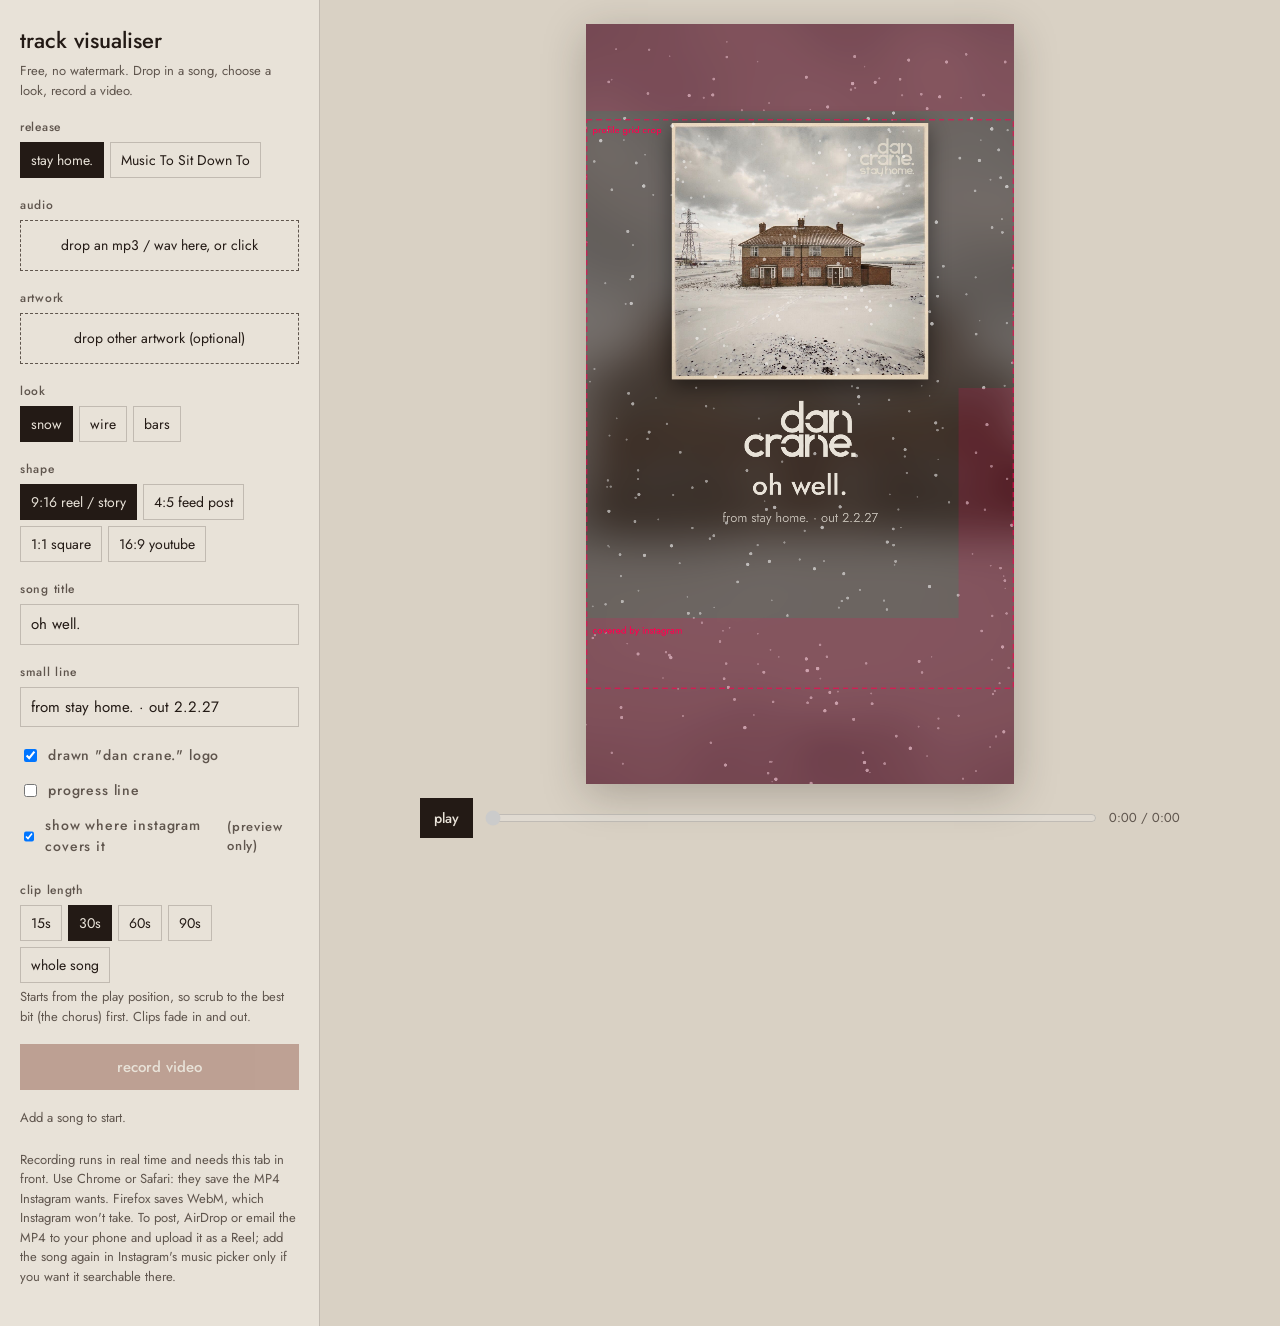
<file: tools/visualiser.html>
<!doctype html>
<html lang="en">
<head>
<meta charset="utf-8">
<meta name="viewport" content="width=device-width, initial-scale=1">
<meta name="robots" content="noindex">
<title>Track Visualiser</title>
<!--
  Dan Crane: track visualiser. Makes a video for a song, in the stay home. palette.
  Open it through the local server (not by double-clicking), from the repo root:
      python3 -m http.server 8000
      then go to http://localhost:8000/tools/visualiser.html
  Drop in an audio file, pick a shape and a look, press "record video".
  Recording runs in real time, so a 3-minute song takes 3 minutes. Keep the tab in front while it runs.
-->
<style>
  @font-face { font-family: "Jost"; font-weight: 400 500; src: url("../assets/fonts/jost-latin.woff2") format("woff2"); }
  @font-face { font-family: "Jost"; font-weight: 400 500; src: url("../assets/fonts/jost-latin-ext.woff2") format("woff2"); unicode-range: U+0100-02BA, U+1E00-1E9F; }
  @font-face { font-family: "Oswald"; font-weight: 500 600; src: url("../assets/fonts/oswald-latin.woff2") format("woff2"); }
  :root { --paper: #e8e2d8; --ink: #231a15; --muted: #5f554d; --brick: #8a5240; --rule: rgba(35,26,21,.2); }
  * { box-sizing: border-box; min-width: 0; }
  [hidden] { display: none !important; }
  body { margin: 0; background: var(--paper); color: var(--ink); font: 400 15px/1.5 "Jost", system-ui, sans-serif; }
  .wrap { display: grid; grid-template-columns: 320px 1fr; min-height: 100vh; }
  @media (max-width: 860px) { .wrap { grid-template-columns: 1fr; } }
  aside { padding: 24px 20px 40px; border-right: 1px solid var(--rule); display: grid; gap: 18px; align-content: start; }
  @media (max-width: 860px) { aside { border-right: 0; border-bottom: 1px solid var(--rule); order: 2; } }
  h1 { font-size: 22px; font-weight: 500; margin: 0; }
  .soft { color: var(--muted); margin: 4px 0 0; font-size: 13px; }
  label, .lbl { display: block; font-weight: 500; font-size: 12px; letter-spacing: .06em; color: var(--muted); margin-bottom: 6px; text-transform: lowercase; }
  input[type=text], input[type=number] { width: 100%; font: inherit; color: inherit; background: transparent; border: 1px solid var(--rule); padding: 8px 10px; }
  input:focus-visible, button:focus-visible { outline: 2px solid var(--brick); outline-offset: 2px; }
  .seg { display: flex; flex-wrap: wrap; gap: 6px; }
  .seg button { font: inherit; font-size: 14px; background: transparent; color: inherit; border: 1px solid var(--rule); padding: 6px 10px; cursor: pointer; min-height: 36px; }
  .seg button[aria-pressed=true] { background: var(--ink); color: var(--paper); border-color: var(--ink); }
  .drop { border: 1px dashed var(--muted); padding: 14px; text-align: center; cursor: pointer; font-size: 14px; }
  .drop.over { background: rgba(138,82,64,.12); border-color: var(--brick); }
  .drop b { font-weight: 500; display: block; overflow: hidden; text-overflow: ellipsis; white-space: nowrap; }
  .row { display: flex; gap: 8px; align-items: center; }
  .check { display: flex; gap: 8px; align-items: center; font-size: 14px; cursor: pointer; }
  .btn { font: 500 15px "Jost", sans-serif; border: 0; background: var(--brick); color: var(--paper); padding: 12px 16px; cursor: pointer; width: 100%; min-height: 44px; }
  .btn:disabled { opacity: .45; cursor: not-allowed; }
  .btn--ghost { background: transparent; color: var(--ink); border: 1px solid var(--ink); }
  .stage { padding: 24px; display: grid; gap: 14px; align-content: start; justify-items: center; background: #d9d1c4; }
  canvas { display: block; max-width: 100%; max-height: calc(100vh - 140px); width: auto; height: auto; box-shadow: 0 10px 40px rgba(35,26,21,.25); background: var(--ink); }
  .transport { display: flex; gap: 10px; align-items: center; width: min(100%, 760px); }
  .transport button { font: 500 14px "Jost", sans-serif; background: var(--ink); color: var(--paper); border: 0; padding: 8px 14px; min-height: 40px; cursor: pointer; }
  .transport input[type=range] { flex: 1; accent-color: var(--brick); }
  .time { font-variant-numeric: tabular-nums; font-size: 13px; color: var(--muted); }
  .status { font-size: 13px; color: var(--muted); min-height: 1.5em; margin: 0; }
  .status.rec { color: var(--brick); font-weight: 500; }
  a { color: var(--brick); }
</style>
</head>
<body>
<div class="wrap">
  <aside>
    <div>
      <h1>track visualiser</h1>
      <p class="soft">Free, no watermark. Drop in a song, choose a look, record a video.</p>
    </div>

    <div>
      <span class="lbl">release</span>
      <div class="seg" id="relSeg">
        <button data-v="stay-home" aria-pressed="true">stay home.</button>
        <button data-v="mtsdt" aria-pressed="false">Music To Sit Down To</button>
      </div>
    </div>

    <div>
      <span class="lbl">audio</span>
      <div class="drop" id="dropAudio" tabindex="0" role="button">drop an mp3 / wav here, or click<b id="audioName"></b></div>
      <input type="file" id="fileAudio" accept="audio/*" hidden>
    </div>

    <div>
      <span class="lbl">artwork</span>
      <div class="drop" id="dropImg" tabindex="0" role="button">drop other artwork (optional)<b id="imgName"></b></div>
      <input type="file" id="fileImg" accept="image/*" hidden>
    </div>

    <div>
      <span class="lbl">look</span>
      <div class="seg" id="styleSeg">
        <button data-v="air" aria-pressed="true" id="airBtn">snow</button>
        <button data-v="wire" aria-pressed="false">wire</button>
        <button data-v="bars" aria-pressed="false">bars</button>
      </div>
    </div>

    <div>
      <span class="lbl">shape</span>
      <div class="seg" id="fmtSeg">
        <button data-v="1080x1920" aria-pressed="true" title="Instagram Reels and Stories (also TikTok, Shorts)">9:16 reel / story</button>
        <button data-v="1080x1350" aria-pressed="false" title="Instagram feed post">4:5 feed post</button>
        <button data-v="1080x1080" aria-pressed="false">1:1 square</button>
        <button data-v="1920x1080" aria-pressed="false" title="YouTube">16:9 youtube</button>
      </div>
    </div>

    <div><label for="title">song title</label><input type="text" id="title" value="oh well."></div>
    <div><label for="sub">small line</label><input type="text" id="sub" value="from stay home. · out 2.2.27"></div>

    <div style="display:grid;gap:8px">
      <label class="check" id="logoRow"><input type="checkbox" id="useLogo" checked> drawn "dan crane." logo</label>
      <label class="check"><input type="checkbox" id="showProgress"> progress line</label>
      <label class="check"><input type="checkbox" id="showSafe" checked> show where instagram covers it <span class="soft" style="margin:0">(preview only)</span></label>
    </div>

    <div>
      <span class="lbl">clip length</span>
      <div class="seg" id="clipSeg">
        <button data-v="15" aria-pressed="false">15s</button>
        <button data-v="30" aria-pressed="true">30s</button>
        <button data-v="60" aria-pressed="false">60s</button>
        <button data-v="90" aria-pressed="false">90s</button>
        <button data-v="0" aria-pressed="false">whole song</button>
      </div>
      <input type="hidden" id="clipLen" value="30">
      <p class="soft">Starts from the play position, so scrub to the best bit (the chorus) first. Clips fade in and out.</p>
    </div>

    <button class="btn" id="recBtn" disabled>record video</button>
    <p class="status" id="status">Add a song to start.</p>
    <p class="soft">Recording runs in real time and needs this tab in front. Use Chrome or Safari: they save the MP4 Instagram wants. Firefox saves WebM, which Instagram won't take. To post, AirDrop or email the MP4 to your phone and upload it as a Reel; add the song again in Instagram's music picker only if you want it searchable there.</p>
  </aside>

  <section class="stage">
    <canvas id="cv" width="1080" height="1920" aria-label="visualiser preview"></canvas>
    <div class="transport">
      <button id="playBtn" disabled>play</button>
      <input type="range" id="seek" min="0" max="1000" value="0" disabled aria-label="position">
      <span class="time" id="time">0:00 / 0:00</span>
    </div>
  </section>
</div>

<script>
(function () {
  "use strict";
  // Each release brings its own cover, colours, lettering and default words.
  var RELEASES = {
    "stay-home": { cover: "../assets/cover/stay-home.jpg", slug: "dan-crane",
      paper: "#e8e2d8", ink: "#231a15", accent: "#8a5240", muted: "#5f554d", signal: "#231a15", titleDark: "#e8e2d8", titleLight: "#231a15",
      shade: "rgba(20,14,11,.55)", air: "snow", logo: true, artist: "dan crane.", font: "Jost", weight: 500, upper: false,
      title: "oh well.", sub: "from stay home. · out 2.2.27" },
    "mtsdt": { cover: "../assets/releases/music-to-sit-down-to.jpg", slug: "massive-cranes",
      paper: "#ebe3d2", ink: "#15191d", accent: "#d0532c", muted: "#5d6670", signal: "#2f6f9f", titleDark: "#5aa0d2", titleLight: "#2f6f9f",
      shade: "rgba(10,14,18,.62)", air: "steam", logo: false, artist: "MASSIVE CRANES", font: "Oswald", weight: 600, upper: true,
      title: "GIRL AND CLOWN", sub: "from Music To Sit Down To · out now" }
  };
  var T = RELEASES["stay-home"], covers = {};
  var cv = document.getElementById("cv"), ctx = cv.getContext("2d");
  var $ = function (id) { return document.getElementById(id); };

  var S = { style: "air", W: 1080, H: 1920, img: null, bg: null, logoInk: null, logoPaper: null, logoRatio: 284 / 561 };
  var audio = new Audio(); audio.preload = "auto";
  var actx, analyser, srcNode, recDest, gain, timeBuf, freqBuf;
  var level = 0, bass = 0, bars = new Float32Array(48);

  // ── Assets ──────────────────────────────────────────────────────
  function loadImage(src) {
    return new Promise(function (res, rej) { var i = new Image(); i.onload = function () { res(i); }; i.onerror = rej; i.src = src; });
  }
  function svgImage(text, colour) {
    var blob = new Blob([text.replace(/#231a15/g, colour)], { type: "image/svg+xml" });
    return loadImage(URL.createObjectURL(blob));
  }
  fetch("../assets/brand/logo.svg").then(function (r) { return r.text(); }).then(function (t) {
    var vb = /viewBox="([^"]+)"/.exec(t); if (vb) { var p = vb[1].split(/\s+/).map(Number); S.logoRatio = p[3] / p[2]; }
    return Promise.all([svgImage(t, RELEASES["stay-home"].ink), svgImage(t, RELEASES["stay-home"].paper)]);
  }).then(function (l) { S.logoInk = l[0]; S.logoPaper = l[1]; }).catch(function () {});
  var customImage = false;
  function setRelease(key) {
    T = RELEASES[key];
    $("title").value = T.title; $("sub").value = T.sub;
    $("airBtn").textContent = T.air;
    $("logoRow").hidden = !T.logo;
    if (document.fonts) document.fonts.load(T.weight + ' 40px "' + T.font + '"');
    customImage = false; $("imgName").textContent = "";
    if (covers[key]) { setImage(covers[key]); return; }
    loadImage(T.cover).then(function (img) { covers[key] = img; if (T === RELEASES[key] && !customImage) setImage(img); }).catch(function () {});
  }
  if (document.fonts) document.fonts.load('500 40px "Jost"');

  function setImage(img) { S.img = img; buildBackground(); }

  // Blurred, darkened full-frame copy of the cover for the snow look. Built once per image/shape.
  function buildBackground() {
    if (!S.img) { S.bg = null; return; }
    var c = document.createElement("canvas"); c.width = S.W; c.height = S.H;
    var g = c.getContext("2d"), m = Math.max(S.W, S.H) * 1.15;
    g.filter = "blur(" + Math.round(m / 40) + "px) saturate(.8)";
    g.drawImage(S.img, (S.W - m) / 2, (S.H - m) / 2, m, m);
    g.filter = "none";
    g.fillStyle = T.shade; g.fillRect(0, 0, S.W, S.H);
    S.bg = c;
  }

  // ── Layout ──────────────────────────────────────────────────────
  function layout() {
    var W = S.W, H = S.H, L = {};
    if (W / H > 1.2) {               // landscape: cover left, words right
      L.size = H * 0.56; L.cx = W * 0.13; L.cy = (H - L.size) / 2 - H * 0.04;
      L.textX = L.cx + L.size + W * 0.05; L.textBottom = L.cy + L.size; L.align = "left";
      L.logoW = W * 0.17; L.titleSize = H * 0.065; L.subSize = H * 0.026;
      L.viz = { x: W * 0.06, y: H * 0.80, w: W * 0.88, h: H * 0.13 };
    } else {                          // square, 4:5, 9:16: cover top, words under, visualiser below
      // 9:16 keeps everything between Instagram's top bar (~220px) and its caption/buttons (~420px from the bottom)
      var portrait = H / W > 1.5, tall = H / W > 1.1;
      L.size = W * (portrait ? 0.6 : tall ? 0.56 : 0.46);
      L.cx = (W - L.size) / 2; L.cy = portrait ? H * 0.13 : H * 0.07;
      L.textX = W / 2; L.align = "center";
      L.logoW = W * (portrait ? 0.26 : 0.2); L.titleSize = W * (portrait ? 0.065 : 0.05); L.subSize = W * (portrait ? 0.03 : 0.025);
      L.textTop = L.cy + L.size + W * 0.05;
      var vy = L.textTop + blockHeight(L) + W * 0.06, bottom = portrait ? H * 0.78 : H - W * 0.07;
      L.viz = portrait ? { x: W * 0.12, y: vy, w: W * 0.76, h: Math.min(H * 0.1, bottom - vy) }
                       : { x: W * 0.08, y: vy, w: W * 0.84, h: Math.min(H * 0.14, bottom - vy) };
    }
    return L;
  }

  function blockHeight(L) {
    var useLogo = T.logo && $("useLogo").checked && S.logoPaper, ts = L.titleSize, ss = L.subSize;
    return (useLogo ? L.logoW * S.logoRatio : ts * 0.8) + ts * 0.55 + ts + ($("sub").value ? ss * 1.9 : 0);
  }

  // ── Audio analysis ──────────────────────────────────────────────
  function ensureAudioGraph() {
    if (actx) return;
    actx = new (window.AudioContext || window.webkitAudioContext)();
    analyser = actx.createAnalyser(); analyser.fftSize = 2048; analyser.smoothingTimeConstant = 0.8;
    srcNode = actx.createMediaElementSource(audio);
    recDest = actx.createMediaStreamDestination();
    gain = actx.createGain();
    srcNode.connect(analyser); srcNode.connect(gain); gain.connect(actx.destination); gain.connect(recDest);
    timeBuf = new Float32Array(analyser.fftSize); freqBuf = new Uint8Array(analyser.frequencyBinCount);
  }

  function analyse() {
    if (!analyser || audio.paused) {
      level *= 0.94; bass *= 0.94; for (var k = 0; k < bars.length; k++) bars[k] *= 0.9;
      if (timeBuf) timeBuf.fill(0);
      return;
    }
    analyser.getFloatTimeDomainData(timeBuf); analyser.getByteFrequencyData(freqBuf);
    var sum = 0; for (var i = 0; i < timeBuf.length; i++) sum += timeBuf[i] * timeBuf[i];
    var rms = Math.min(1, Math.sqrt(sum / timeBuf.length) * 3.2);
    level += (rms - level) * (rms > level ? 0.35 : 0.08);
    var hz = actx.sampleRate / analyser.fftSize, b = 0, n = 0;
    for (i = Math.floor(35 / hz); i < 160 / hz; i++) { b += freqBuf[i]; n++; }
    b = n ? b / n / 255 : 0; b = Math.max(0, (b - 0.35) / 0.65);
    bass += (b - bass) * (b > bass ? 0.4 : 0.1);
    var lo = Math.log(45), hi = Math.log(14000);    // log-spaced bars, 45 Hz to 14 kHz
    for (k = 0; k < bars.length; k++) {
      var f0 = Math.exp(lo + (hi - lo) * k / bars.length), f1 = Math.exp(lo + (hi - lo) * (k + 1) / bars.length);
      var a = Math.floor(f0 / hz), z = Math.max(a + 1, Math.floor(f1 / hz)), m = 0;
      for (i = a; i < z && i < freqBuf.length; i++) m = Math.max(m, freqBuf[i]);
      var v = Math.pow(m / 255, 1.6) * (0.8 + k / bars.length * 0.6);
      bars[k] += (v - bars[k]) * (v > bars[k] ? 0.5 : 0.12);
    }
  }

  // ── Drawing ─────────────────────────────────────────────────────
  var flakes = [];
  for (var f = 0; f < 420; f++) flakes.push({ x: Math.random(), y: Math.random(), z: 0.25 + Math.random() * 0.75, p: Math.random() * 6.28 });

  function drawCover(L, t, shadow) {
    var s = L.size * (1 + bass * 0.012), x = L.cx + (L.size - s) / 2, y = L.cy + (L.size - s) / 2;
    ctx.save();
    if (shadow) { ctx.shadowColor = "rgba(0,0,0,.45)"; ctx.shadowBlur = L.size * 0.08; ctx.shadowOffsetY = L.size * 0.025; }
    if (S.img) ctx.drawImage(S.img, x, y, s, s); else { ctx.fillStyle = T.accent; ctx.fillRect(x, y, s, s); }
    ctx.restore();
  }

  function drawWords(L, colour, logo, titleColour) {
    var title = $("title").value, sub = $("sub").value, useLogo = T.logo && $("useLogo").checked && logo;
    var disp = T.weight + " {s}px " + T.font + ", Jost, sans-serif";
    var lw = L.logoW, lh = lw * S.logoRatio, ts = L.titleSize, ss = L.subSize;
    ctx.fillStyle = colour; ctx.textAlign = L.align; ctx.textBaseline = "alphabetic";
    var gap1 = ts * 0.55, gap2 = ss * 0.9;
    var y = L.textBottom != null ? L.textBottom - blockHeight(L) : L.textTop;
    var x = L.textX;
    if (useLogo) { ctx.drawImage(logo, L.align === "center" ? x - lw / 2 : x, y, lw, lh); y += lh + gap1; }
    else { ctx.font = disp.replace("{s}", ts * 0.8); ctx.fillText(T.artist, x, y + ts * 0.8); y += ts * 0.8 + gap1; }
    ctx.fillStyle = titleColour || colour;
    ctx.font = disp.replace("{s}", ts); ctx.fillText(title, x, y + ts * 0.8); y += ts;
    ctx.fillStyle = colour;
    if (sub) { ctx.globalAlpha = 0.72; ctx.font = "400 " + ss + "px Jost, sans-serif"; ctx.fillText(sub, x, y + gap2 + ss * 0.8); ctx.globalAlpha = 1; }
  }

  function drawProgress(colour) {
    if (!$("showProgress").checked || !audio.duration) return;
    var h = Math.max(3, S.H * 0.004);
    ctx.fillStyle = colour; ctx.globalAlpha = 0.2; ctx.fillRect(0, S.H - h, S.W, h);
    ctx.globalAlpha = 1; ctx.fillRect(0, S.H - h, S.W * audio.currentTime / audio.duration, h);
  }

  // Snow (stay home.) or steam (Music To Sit Down To): the cover over its own blurred glow,
  // with weather that thickens and quickens with the song.
  function drawAir(L, t, dt) {
    if (S.bg) {
      var k = 1.04 + Math.sin(t / 23) * 0.02, w = S.W * k, h = S.H * k;
      ctx.drawImage(S.bg, (S.W - w) / 2 + Math.sin(t / 31) * S.W * 0.01, (S.H - h) / 2, w, h);
    } else { ctx.fillStyle = T.ink; ctx.fillRect(0, 0, S.W, S.H); }
    drawCover(L, t, true);
    drawWords(L, T.paper, S.logoPaper, T.titleDark);
    if (T.air === "steam") drawSteam(t, dt); else drawSnowflakes(t, dt);
    drawProgress(T.paper);
  }

  function drawSnowflakes(t, dt) {
    var u = Math.min(S.W, S.H), speed = 0.045 + level * 0.22;
    ctx.fillStyle = "#fff";
    for (var i = 0; i < flakes.length; i++) {
      var fl = flakes[i];
      fl.y += dt * speed * fl.z * (S.W / S.H > 1 ? 1 : 0.6);
      fl.x += dt * 0.012 * Math.sin(t * 0.6 + fl.p) * fl.z;
      if (fl.y > 1.02) { fl.y = -0.02; fl.x = Math.random(); }
      if (fl.x < -0.02) fl.x = 1.02; if (fl.x > 1.02) fl.x = -0.02;
      ctx.globalAlpha = (0.25 + 0.55 * fl.z) * (0.75 + level * 0.5);
      var r = u * 0.0022 * (0.5 + fl.z * 1.4);
      ctx.beginPath(); ctx.arc(fl.x * S.W, fl.y * S.H, r, 0, 6.283); ctx.fill();
    }
    ctx.globalAlpha = 1;
  }

  // Steam off the coffee pot: soft puffs that rise, widen and thin out; louder music, more of it.
  var puffSprite = (function () {
    var c = document.createElement("canvas"); c.width = c.height = 128;
    var g = c.getContext("2d"), r = g.createRadialGradient(64, 64, 0, 64, 64, 64);
    r.addColorStop(0, "rgba(255,255,255,1)"); r.addColorStop(0.45, "rgba(255,255,255,.45)"); r.addColorStop(1, "rgba(255,255,255,0)");
    g.fillStyle = r; g.fillRect(0, 0, 128, 128); return c;
  })();
  var puffs = [];
  for (var q = 0; q < 90; q++) puffs.push({ x: Math.random(), y: Math.random() * 1.2, z: 0.4 + Math.random() * 0.6, p: Math.random() * 6.28 });
  function drawSteam(t, dt) {
    var u = Math.min(S.W, S.H), speed = 0.03 + level * 0.1;
    for (var i = 0; i < puffs.length; i++) {
      var pf = puffs[i];
      pf.y -= dt * speed * pf.z * (S.W / S.H > 1 ? 1 : 0.6);
      if (pf.y < -0.15) { pf.y = 1.15; pf.x = Math.random(); }
      var life = Math.max(0, Math.min(1, (1.15 - pf.y) / 1.3));        // 0 at the bottom, 1 at the top
      var x = (pf.x + Math.sin(t * 0.35 + pf.p + pf.y * 4) * 0.035 * life) * S.W, y = pf.y * S.H;
      var r = u * (0.05 + life * 0.16) * pf.z;
      ctx.globalAlpha = Math.sin(Math.PI * life) * 0.16 * pf.z * (0.6 + level * 0.9);
      ctx.drawImage(puffSprite, x - r, y - r, r * 2, r * 2);
    }
    ctx.globalAlpha = 1;
  }

  // Wire: paper, the cover, and three power lines strung across. The middle one carries the song.
  function drawWire(L, t) {
    ctx.fillStyle = T.paper; ctx.fillRect(0, 0, S.W, S.H);
    drawCover(L, t, false);
    drawWords(L, T.ink, S.logoInk, T.titleLight);
    var V = L.viz, N = 240, u = Math.min(S.W, S.H);
    for (var w = 0; w < 3; w++) {
      var base = V.y + V.h * (0.2 + w * 0.3), sag = V.h * (0.18 + w * 0.04);
      ctx.beginPath();
      for (var i = 0; i <= N; i++) {
        var p = i / N, x = V.x + V.w * p, y = base + sag * 4 * p * (1 - p);
        if (w === 1 && timeBuf) {
          var env = Math.sin(Math.PI * p), j = Math.floor(p * (timeBuf.length - 1));
          var s = (timeBuf[j] + (timeBuf[j - 2] || 0) + (timeBuf[j + 2] || 0)) / 3;
          y += s * V.h * 1.4 * env;
        }
        if (i) ctx.lineTo(x, y); else ctx.moveTo(x, y);
      }
      ctx.strokeStyle = w === 1 ? T.signal : T.muted; ctx.globalAlpha = w === 1 ? 1 : 0.45;
      ctx.lineWidth = u * (w === 1 ? 0.0034 : 0.0018); ctx.lineJoin = "round"; ctx.stroke();
    }
    ctx.globalAlpha = 1;
    // the two pylon ends
    ctx.fillStyle = T.ink; var pw = u * 0.006;
    ctx.fillRect(V.x - pw / 2, V.y, pw, V.h * 1.05); ctx.fillRect(V.x + V.w - pw / 2, V.y, pw, V.h * 1.05);
    drawProgress(T.accent);
  }

  // Bars: dark room, a quiet spectrum under the cover, low notes on the left.
  function drawBars(L, t) {
    ctx.fillStyle = T.ink; ctx.fillRect(0, 0, S.W, S.H);
    drawCover(L, t, false);
    drawWords(L, T.paper, S.logoPaper, T.titleDark);
    var V = L.viz, n = bars.length, gap = V.w / n * 0.38, bw = V.w / n - gap, floor = Math.max(2, V.h * 0.025);
    for (var i = 0; i < n; i++) {
      var h = floor + bars[i] * (V.h - floor), x = V.x + i * (bw + gap) + gap / 2;
      ctx.fillStyle = T.paper; ctx.globalAlpha = 0.85; ctx.fillRect(x, V.y + V.h - h, bw, h);
      ctx.fillStyle = T.accent; ctx.globalAlpha = 1; ctx.fillRect(x, V.y + V.h - h, bw, Math.min(h, floor * 1.5));
    }
    ctx.globalAlpha = 1;
    drawProgress(T.accent);
  }

  // Clips fade in from, and out to, the background colour (audio fades too, in startRec).
  var FADE = 0.8;
  function drawFade() {
    if (!recorder) return;
    var a = Math.max(0, 1 - (audio.currentTime - recStart) / FADE);
    if (recEnd) a = Math.max(a, 1 - (recEnd - audio.currentTime) / FADE);
    if (a <= 0) return;
    ctx.globalAlpha = Math.min(1, a); ctx.fillStyle = S.style === "wire" ? T.paper : T.ink;
    ctx.fillRect(0, 0, S.W, S.H); ctx.globalAlpha = 1;
  }

  // Preview-only guide: what Instagram's interface covers, and the 3:4 crop on the profile grid.
  function drawSafeZone() {
    var W = S.W, H = S.H, k = W / 1080;
    if (H / W < 1.2) return;
    ctx.save();
    ctx.fillStyle = "rgba(255,0,80,.16)";
    if (H / W > 1.5) {
      ctx.fillRect(0, 0, W, 220 * k);                  // top bar
      ctx.fillRect(0, H - 420 * k, W, 420 * k);        // caption, username, audio
      ctx.fillRect(W - 140 * k, H - 1000 * k, 140 * k, 580 * k); // like / comment / share
    }
    var gh = W * 4 / 3, gw = W;
    if (gh > H) { gh = H; gw = H * 3 / 4; }
    ctx.setLineDash([14 * k, 10 * k]); ctx.lineWidth = 3 * k; ctx.strokeStyle = "rgba(255,0,80,.7)";
    ctx.strokeRect((W - gw) / 2 + 2, (H - gh) / 2 + 2, gw - 4, gh - 4);
    ctx.setLineDash([]); ctx.fillStyle = "rgba(255,0,80,.9)"; ctx.font = "500 " + 24 * k + "px Jost, sans-serif"; ctx.textAlign = "left";
    ctx.fillText("profile grid crop", (W - gw) / 2 + 16 * k, (H - gh) / 2 + 36 * k);
    if (H / W > 1.5) ctx.fillText("covered by instagram", 16 * k, H - 380 * k);
    ctx.restore();
  }

  var last = performance.now();
  function frame(now) {
    var dt = Math.min(0.1, (now - last) / 1000); last = now;
    var t = now / 1000, L = layout();
    analyse();
    if (S.style === "air") drawAir(L, t, dt); else if (S.style === "wire") drawWire(L, t); else drawBars(L, t);
    drawFade();
    if (!recorder && $("showSafe").checked) drawSafeZone();
    updateTransport();
    requestAnimationFrame(frame);
  }
  requestAnimationFrame(frame);

  // ── Controls ────────────────────────────────────────────────────
  function seg(id, fn) {
    var root = $(id);
    root.addEventListener("click", function (e) {
      var b = e.target.closest("button"); if (!b || recorder) return;
      root.querySelectorAll("button").forEach(function (x) { x.setAttribute("aria-pressed", String(x === b)); });
      fn(b.dataset.v);
    });
  }
  seg("styleSeg", function (v) { S.style = v; });
  seg("relSeg", setRelease);
  setRelease("stay-home");
  seg("clipSeg", function (v) { $("clipLen").value = v; });
  seg("fmtSeg", function (v) { var p = v.split("x"); S.W = cv.width = +p[0]; S.H = cv.height = +p[1]; buildBackground(); });

  function dropZone(zone, input, onFile) {
    zone.addEventListener("click", function () { input.click(); });
    zone.addEventListener("keydown", function (e) { if (e.key === "Enter" || e.key === " ") { e.preventDefault(); input.click(); } });
    input.addEventListener("change", function () { if (input.files[0]) onFile(input.files[0]); });
    zone.addEventListener("dragover", function (e) { e.preventDefault(); zone.classList.add("over"); });
    zone.addEventListener("dragleave", function () { zone.classList.remove("over"); });
    zone.addEventListener("drop", function (e) { e.preventDefault(); zone.classList.remove("over"); if (e.dataTransfer.files[0]) onFile(e.dataTransfer.files[0]); });
  }
  dropZone($("dropAudio"), $("fileAudio"), setAudio);
  dropZone($("dropImg"), $("fileImg"), function (file) {
    loadImage(URL.createObjectURL(file)).then(function (img) { customImage = true; setImage(img); $("imgName").textContent = file.name; });
  });
  // Dropping anywhere else on the page works too: audio or image, by type.
  document.addEventListener("dragover", function (e) { e.preventDefault(); });
  document.addEventListener("drop", function (e) {
    if (e.target.closest(".drop")) return; e.preventDefault();
    var file = e.dataTransfer.files[0]; if (!file) return;
    if (/^audio\//.test(file.type)) setAudio(file);
    else if (/^image\//.test(file.type)) loadImage(URL.createObjectURL(file)).then(function (img) { customImage = true; setImage(img); $("imgName").textContent = file.name; });
  });

  function setAudio(file) {
    audio.pause(); audio.src = URL.createObjectURL(file);
    $("audioName").textContent = file.name;
    var guess = file.name.replace(/\.[^.]+$/, "").replace(/^\d+[\s._-]+/, "").replace(/[_-]+/g, " ").trim();
    if (guess) $("title").value = T.upper ? guess.toUpperCase().replace(/\.$/, "") : guess.toLowerCase().replace(/\.?$/, ".");
    audio.addEventListener("loadedmetadata", function () {
      $("playBtn").disabled = $("seek").disabled = $("recBtn").disabled = false;
      $("status").textContent = "Ready. Press play to preview, or record.";
    }, { once: true });
  }

  $("playBtn").addEventListener("click", function () {
    ensureAudioGraph(); actx.resume();
    if (audio.paused) audio.play(); else audio.pause();
  });
  var seeking = false;
  $("seek").addEventListener("input", function () { seeking = true; if (audio.duration) audio.currentTime = $("seek").value / 1000 * audio.duration; });
  $("seek").addEventListener("change", function () { seeking = false; });

  function fmt(s) { s = Math.max(0, Math.floor(s || 0)); return Math.floor(s / 60) + ":" + String(s % 60).padStart(2, "0"); }
  function updateTransport() {
    $("playBtn").textContent = audio.paused ? "play" : "pause";
    if (!seeking && audio.duration) $("seek").value = Math.round(audio.currentTime / audio.duration * 1000);
    $("time").textContent = fmt(audio.currentTime) + " / " + fmt(audio.duration);
    if (recorder && !stopping) $("status").textContent = "● recording " + fmt(audio.currentTime - recStart) + (recEnd ? " / " + fmt(recEnd - recStart) : " / " + fmt(audio.duration - recStart)) + ". Keep this tab in front.";
  }

  // ── Recording ───────────────────────────────────────────────────
  var stopping = false, recorder = null, chunks = [], recStart = 0, recEnd = 0, recTimer = null;
  function pickType() {
    // H.264 MP4 first (plays everywhere, Instagram takes it); then WebM; a bare "video/mp4" last,
    // because some browsers put VP9 inside it, which QuickTime and Instagram won't open.
    var types = ["video/mp4;codecs=avc1.640028,mp4a.40.2", "video/mp4;codecs=avc1.640028,opus", "video/mp4;codecs=avc1,mp4a", "video/mp4;codecs=avc1",
                 "video/webm;codecs=vp9,opus", "video/webm;codecs=vp8,opus", "video/webm", "video/mp4"];
    for (var i = 0; i < types.length; i++) if (window.MediaRecorder && MediaRecorder.isTypeSupported(types[i])) return types[i];
    return "";
  }

  $("recBtn").addEventListener("click", function () { if (recorder) stopRec(); else startRec(); });

  function startRec() {
    ensureAudioGraph(); actx.resume();
    var type = pickType();
    if (!type) { $("status").textContent = "This browser can't record video. Try Chrome."; return; }
    var stream = cv.captureStream(30);
    recDest.stream.getAudioTracks().forEach(function (tr) { stream.addTrack(tr); });
    try {
      recorder = new MediaRecorder(stream, { mimeType: type, videoBitsPerSecond: S.W * S.H > 2e6 ? 16e6 : 12e6, audioBitsPerSecond: 256000 });
    } catch (e) {
      $("status").textContent = "Couldn't start recording (" + e.message + "). Open this page through the local server, not as a file.";
      recorder = null; return;
    }
    chunks = [];
    recorder.ondataavailable = function (e) { if (e.data.size) chunks.push(e.data); };
    recorder.onstop = function () {
      var blob = new Blob(chunks, { type: type.split(";")[0] }), ext = /mp4/.test(type) ? "mp4" : "webm";
      var a = document.createElement("a");
      a.href = URL.createObjectURL(blob);
      a.download = (T.slug + "-" + ($("title").value || "visualiser") + "-" + (S.style === "air" ? T.air : S.style) + "-" + S.W + "x" + S.H).toLowerCase().replace(/[^\w.-]+/g, "-").replace(/\.+(?=-)|-+$/g, "").replace(/-+/g, "-") + "." + ext;
      document.body.appendChild(a); a.click(); a.remove();
      $("status").classList.remove("rec");
      $("status").textContent = "Saved " + a.download + " (" + (blob.size / 1e6).toFixed(1) + " MB). Check your downloads.";
    };
    var len = +$("clipLen").value || 0;
    if (audio.ended || (audio.duration && audio.currentTime >= audio.duration - 0.5)) audio.currentTime = 0;
    recStart = audio.currentTime; recEnd = len > 0 ? Math.min(audio.duration, recStart + len) : 0;
    audio.pause();
    var now = actx.currentTime;
    gain.gain.cancelScheduledValues(now); gain.gain.setValueAtTime(0.0001, now);
    gain.gain.exponentialRampToValueAtTime(1, now + FADE);
    if (recEnd) { gain.gain.setValueAtTime(1, now + (recEnd - recStart) - FADE); gain.gain.linearRampToValueAtTime(0, now + (recEnd - recStart)); }
    recorder.start(1000);
    audio.play();
    $("recBtn").textContent = "stop and save";
    $("status").classList.add("rec");
    document.querySelectorAll(".seg button, #playBtn, #seek").forEach(function (b) { b.disabled = true; });
    recTimer = setInterval(function () { if (recEnd && audio.currentTime >= recEnd) stopRec(); }, 100);
    audio.addEventListener("ended", stopRec, { once: true });
  }

  function stopRec() {
    if (!recorder || stopping) return;
    stopping = true;
    clearInterval(recTimer); audio.removeEventListener("ended", stopRec);
    audio.pause();
    // a short tail so the last frame and the end of the audio are in the file
    setTimeout(function () {
      recorder.stop(); recorder = null; stopping = false;
      gain.gain.cancelScheduledValues(actx.currentTime); gain.gain.setValueAtTime(1, actx.currentTime);
      $("recBtn").textContent = "record video"; $("recBtn").disabled = false;
      document.querySelectorAll(".seg button, #playBtn, #seek").forEach(function (b) { b.disabled = false; });
    }, 300);
    $("recBtn").disabled = true;
    $("status").textContent = "Saving…";
  }
})();
</script>
</body>
</html>
</file>
<file: assets/css/style.css>
/* ── Type: Jost (hosted here, free licence), beside Dan's drawn letters ── */
@font-face { font-family: "Jost"; font-weight: 400 500; font-display: swap;
  src: url("../fonts/jost-latin.woff2") format("woff2");
  unicode-range: U+0000-00FF, U+0131, U+0152-0153, U+02BB-02BC, U+02C6, U+02DA, U+02DC, U+0304, U+0308, U+0329, U+2000-206F, U+20AC, U+2122, U+2191, U+2193, U+2212, U+2215, U+FEFF, U+FFFD; }
@font-face { font-family: "Jost"; font-weight: 400 500; font-display: swap;
  src: url("../fonts/jost-latin-ext.woff2") format("woff2");
  unicode-range: U+0100-02BA, U+02BD-02C5, U+02C7-02CC, U+02CE-02D7, U+02DD-02FF, U+0304, U+0308, U+0329, U+1D00-1DBF, U+1E00-1E9F, U+1EF2-1EFF, U+2020, U+20A0-20AB, U+20AD-20C4, U+2113, U+2C60-2C7F, U+A720-A7FF; }

/* ── Colours from the "stay home." cover ── */
:root {
  --paper: #e8e2d8;
  --ink: #231a15;
  --muted: #5f554d;
  --brick: #8a5240;
  --rule: rgba(35, 26, 21, .2);
  --font: "Jost", "Futura", "Century Gothic", system-ui, sans-serif;
  --gutter: clamp(16px, 7vw, 96px);
  --gap: clamp(64px, 10vw, 144px);
  --max: 1240px;
}

*, *::before, *::after { box-sizing: border-box; min-width: 0; }
html { scroll-behavior: smooth; scroll-padding-top: 80px; -webkit-text-size-adjust: 100%; }
@media (prefers-reduced-motion: reduce) { html { scroll-behavior: auto; } *, *::before, *::after { transition: none !important; } }
body { margin: 0; background: var(--paper); color: var(--ink); font: 400 17px/1.6 var(--font); -webkit-font-smoothing: antialiased; overflow-x: clip; }
img { display: block; max-width: 100%; height: auto; }
a { color: inherit; text-decoration-thickness: 1px; text-underline-offset: 3px; }
a:hover { color: var(--brick); }
:focus-visible { outline: 2px solid var(--brick); outline-offset: 3px; }
h1, h2, h3 { margin: 0; font-weight: 500; }
h2 { font-size: clamp(30px, 4.2vw, 44px); line-height: 1.05; letter-spacing: -.01em; margin-bottom: clamp(24px, 3.5vw, 40px); }
.h2--sub { font-size: clamp(24px, 3vw, 32px); margin-top: clamp(56px, 8vw, 96px); }
h3 { font-size: 20px; line-height: 1.25; }
p { margin: 0 0 14px; max-width: 68ch; }
.soft { color: var(--muted); }
.info { font-weight: 500; font-size: 13px; letter-spacing: .06em; color: var(--muted); margin: 0 0 10px; }

.skip { position: absolute; left: 8px; top: -60px; background: var(--ink); color: var(--paper); padding: 10px 14px; z-index: 10; }
.skip:focus { top: 8px; }

/* ── Top bar ── */
.top { position: sticky; top: 0; z-index: 5; display: flex; align-items: center; justify-content: space-between; gap: 16px;
  padding: 10px var(--gutter); background: color-mix(in srgb, var(--paper) 94%, transparent);
  -webkit-backdrop-filter: blur(8px); backdrop-filter: blur(8px); border-bottom: 1px solid var(--rule); }
.top__logo img { width: 84px; }
.top ul { display: flex; gap: 2px 18px; list-style: none; margin: 0; padding: 0; flex-wrap: wrap; justify-content: flex-end; }
.top nav a { font-weight: 500; font-size: 15px; text-decoration: none; min-height: 44px; display: inline-flex; align-items: center; }
@media (max-width: 640px) { .top nav li:nth-child(n+5) { display: none; } .top nav li:has(a[href="#videos"]) { display: none; } .top ul { gap: 2px 14px; } .top__logo img { width: 64px; } }

main { max-width: var(--max); margin: 0 auto; padding: 0 var(--gutter); }

/* ── Hero ── */
.hero { display: grid; gap: clamp(32px, 5vw, 64px); padding: clamp(32px, 6vw, 80px) 0 clamp(40px, 6vw, 72px); align-items: end; }
.hero__logo { width: min(100%, 460px); margin-bottom: clamp(24px, 4vw, 40px); }
.hero__lede { font-size: clamp(19px, 2vw, 23px); line-height: 1.45; max-width: 34ch; }
.hero__new { max-width: 560px; justify-self: end; width: 100%; background: var(--brick); color: var(--paper); padding: clamp(20px, 3.5vw, 44px); display: grid; gap: clamp(20px, 3vw, 32px); }
.hero__cover { width: 100%; aspect-ratio: 1; object-fit: cover; }
.hero__release .info { color: var(--paper); }
.hero__title { width: 100%; margin: 4px 0 18px; }
.hero__date { font-weight: 500; font-size: 15px; letter-spacing: .03em; margin-bottom: 20px; }
@media (min-width: 900px) {
  .hero { grid-template-columns: minmax(0, 1fr) minmax(0, 1.15fr); }
}

/* ── Facts strip ── */
.facts dl { margin: 0; display: grid; grid-template-columns: repeat(2, minmax(0, 1fr)); border-block: 1px solid var(--rule); }
.facts dl > div { padding: 18px 16px 18px 0; border-bottom: 1px solid var(--rule); }
.facts dt { font-weight: 500; font-size: clamp(22px, 3vw, 32px); line-height: 1.1; }
.facts dd { margin: 4px 0 0; color: var(--muted); font-size: 15px; }
@media (min-width: 900px) { .facts dl { grid-template-columns: repeat(4, minmax(0, 1fr)); } .facts dl > div { border-bottom: 0; } }

/* ── Sections ── */
.section { padding-top: var(--gap); }

/* Buttons */
.btn { display: inline-flex; align-items: center; justify-content: center; gap: .5em; min-height: 48px; padding: 0 22px;
  font: 500 15px/1 var(--font); text-decoration: none; border: 1px solid var(--ink); cursor: pointer; transition: background .2s, color .2s; }
.btn--solid { background: var(--ink); color: var(--paper); }
.btn--solid:hover { background: var(--brick); border-color: var(--brick); color: var(--paper); }
.btn--ghost { background: transparent; color: var(--ink); }
.btn--ghost:hover { background: var(--ink); color: var(--paper); }
.btn--light { background: var(--paper); color: var(--ink); border-color: var(--paper); }
.btn--light:hover { background: transparent; color: var(--paper); }
.bio__head .btn { min-height: 40px; padding: 0 16px; font-size: 14px; }

/* Listen */
.listen { display: grid; gap: 32px; }
@media (min-width: 900px) { .listen { grid-template-columns: repeat(auto-fit, minmax(0, 1fr)); } }
.track__title { font-size: 22px; }
.track__note { font-size: 14px; margin: 2px 0 14px; min-height: 2.6em; }
.track__player { width: 100%; border: 0; border-radius: 12px; display: block; background: var(--ink); }
.listen__more { display: flex; flex-wrap: wrap; gap: 20px 32px; align-items: center; margin-top: 40px; }
.listen__more > div:empty { display: none; }
.private { padding: 20px 24px; border-left: 3px solid var(--brick); }
.private__link { font-weight: 500; font-size: 20px; }
.private p { margin: 4px 0 0; font-size: 14px; }

/* Videos */
.vids { display: grid; gap: 32px 24px; }
@media (min-width: 800px) { .vids { grid-template-columns: repeat(2, minmax(0, 1fr)); } }
@media (min-width: 1100px) { .vids { grid-template-columns: repeat(4, minmax(0, 1fr)); } }
.vid { margin: 0; }
.vid figcaption { margin-top: 10px; font-size: 15px; }
.vid figcaption b { font-weight: 500; }
.vid .video img { opacity: .7; }
.vid .todo { aspect-ratio: 16 / 9; justify-content: center; text-align: center; }

/* Bio */
.bios { display: grid; gap: 48px; }
@media (min-width: 900px) { .bios { grid-template-columns: minmax(0, 1fr) minmax(0, 1.25fr); gap: clamp(40px, 6vw, 80px); } }
.bio__head { display: flex; justify-content: space-between; align-items: center; gap: 16px; padding-bottom: 12px; margin-bottom: 20px; border-bottom: 1px solid var(--ink); }
.bio__head h3 { font-size: 15px; letter-spacing: .04em; }
.bio__text--short p { font-size: clamp(19px, 2vw, 22px); line-height: 1.5; }
.bio__history { font-size: 15px; margin-top: 24px; padding-top: 20px; border-top: 1px solid var(--rule); }

/* Albums */
.albums { display: grid; gap: clamp(40px, 5vw, 56px) clamp(24px, 3vw, 40px); }
@media (min-width: 700px) { .albums { grid-template-columns: repeat(2, minmax(0, 1fr)); } }
@media (min-width: 1100px) { .albums { grid-template-columns: repeat(3, minmax(0, 1fr)); } }
.album { border-top: 2px solid var(--ink); padding-top: 16px; }
.album__cover { width: 100%; aspect-ratio: 1; object-fit: cover; margin-bottom: 16px; }
.album__cover--text { display: flex; align-items: flex-end; padding: 8%; background: #5e5a55; color: var(--paper); font-weight: 500; font-size: clamp(30px, 4vw, 48px); line-height: .95; }
.album__meta { font-size: 14px; margin: 4px 0 12px; }
.tracklist { list-style: none; margin: 0; padding: 0; font-size: 15px; counter-reset: t; }
.tracklist li { display: flex; justify-content: space-between; gap: 10px; padding: 4px 0; border-bottom: 1px solid var(--rule); }
.tracklist li span:last-child { font-variant-numeric: tabular-nums; white-space: nowrap; }
.album__note { font-size: 13px; margin-top: 10px; }
.album__links { display: flex; flex-wrap: wrap; gap: 0 18px; font-weight: 500; font-size: 14px; margin-top: 6px; }
.album__links a { min-height: 44px; display: inline-flex; align-items: center; }

/* Tables */
.table { width: 100%; border-collapse: collapse; font-size: 15px; }
.table th { font-weight: 500; text-align: left; color: var(--muted); font-size: 13px; letter-spacing: .06em; padding: 8px 16px 8px 0; border-bottom: 1px solid var(--ink); }
.table td { padding: 11px 16px 11px 0; border-bottom: 1px solid var(--rule); vertical-align: top; }
.table td.n { white-space: nowrap; font-variant-numeric: tabular-nums; }
@media (max-width: 640px) {
  .table thead { position: absolute; width: 1px; height: 1px; overflow: hidden; clip: rect(0 0 0 0); }
  .table tr { display: grid; padding-block: 10px; border-bottom: 1px solid var(--rule); }
  .table td { display: flow-root; border: 0; padding: 2px 0 2px 6.5em; }
  .table td::before { content: attr(data-l); float: left; width: 6em; margin-left: -6.5em; color: var(--muted); font-size: 13px; }
}
.covers { list-style: none; padding: 0; margin: 32px 0 0; display: grid; grid-template-columns: repeat(auto-fill, minmax(140px, 1fr)); gap: clamp(12px, 2vw, 20px); }
.covers img { width: 100%; aspect-ratio: 1; object-fit: cover; }
.covers p { font-size: 13px; line-height: 1.35; margin: 6px 0 0; }
.covers b { font-weight: 500; }

/* People */
.people { display: grid; gap: 28px; }
@media (min-width: 700px) { .people { grid-template-columns: repeat(2, minmax(0, 1fr)); } }
@media (min-width: 1100px) { .people { grid-template-columns: repeat(4, minmax(0, 1fr)); } }
.person { border-top: 1px solid var(--ink); padding-top: 14px; }
.person p { font-size: 15px; margin-top: 8px; }
.pair { display: grid; grid-template-columns: repeat(2, minmax(0, 1fr)); gap: 12px; margin-top: 32px; max-width: 720px; }
.pair figure { margin: 0; }
.pair img { width: 100%; aspect-ratio: 4 / 5; object-fit: cover; }
.pair figcaption { font-size: 13px; margin-top: 6px; }

/* Photos */
.gallery, .live-photos { list-style: none; margin: 24px 0 0; padding: 0; display: grid; gap: 12px; }
.gallery { grid-template-columns: repeat(2, minmax(0, 1fr)); }
@media (min-width: 900px) { .gallery { grid-template-columns: repeat(4, minmax(0, 1fr)); } }
.live-photos { grid-template-columns: repeat(auto-fill, minmax(150px, 1fr)); margin-top: 32px; }
.dl { position: relative; display: block; overflow: hidden; background: #d8d0c3; }
.dl img { width: 100%; aspect-ratio: 4 / 5; object-fit: cover; transition: transform .6s ease, filter .3s; }
.live-photos .dl img { aspect-ratio: 1; }
.dl:hover img, .dl:focus-visible img { transform: scale(1.02); filter: brightness(.85); }
.dl__tag { position: absolute; left: 8px; bottom: 8px; font-size: 12px; font-weight: 500; background: var(--paper); color: var(--ink); padding: 6px 10px;
  opacity: 0; transform: translateY(4px); transition: opacity .2s, transform .2s; }
.dl:hover .dl__tag, .dl:focus-visible .dl__tag { opacity: 1; transform: none; }
@media (hover: none) { .dl__tag { opacity: 1; transform: none; } }
.caption { font-size: 13px; margin: 6px 0 0; }
.credit-line { font-size: 14px; margin: 12px 0 0; }
.press-dl { display: flex; flex-wrap: wrap; gap: 12px; margin-top: 32px; align-items: center; }

/* Live */
.live__text { font-size: 18px; }
.live { display: grid; gap: 40px; margin-top: 24px; }
@media (min-width: 900px) { .live { grid-template-columns: minmax(0, 1.6fr) minmax(0, 1fr); gap: clamp(40px, 6vw, 80px); } }
.video { position: relative; display: block; width: 100%; aspect-ratio: 16 / 9; padding: 0; border: 0; background: var(--ink); cursor: pointer; overflow: hidden; }
.video img, .live__lead { width: 100%; height: 100%; aspect-ratio: 16 / 9; object-fit: cover; }
.video img { opacity: .85; }
.video__play { position: absolute; inset: 0; margin: auto; width: 72px; height: 72px; display: grid; place-items: center; padding-left: 4px;
  background: var(--paper); color: var(--ink); border-radius: 50%; font-size: 20px; transition: transform .2s, background .2s; }
.video:hover .video__play { transform: scale(1.06); background: var(--brick); color: var(--paper); }
.video--on iframe { position: absolute; inset: 0; width: 100%; height: 100%; border: 0; }
.shows { list-style: none; margin: 0; padding: 0; }
.shows li { display: grid; grid-template-columns: 96px 1fr; gap: 0 16px; padding: 12px 0; border-bottom: 1px solid var(--rule); }
.shows__date { font-weight: 500; font-size: 14px; grid-row: 1 / span 2; font-variant-numeric: tabular-nums; }
.shows__city { font-size: 14px; }

/* Press */
.quotes { display: grid; gap: clamp(28px, 4vw, 48px); }
@media (min-width: 800px) { .quotes { grid-template-columns: repeat(2, minmax(0, 1fr)); } }
.quote { margin: 0; border-top: 1px solid var(--ink); padding-top: 16px; }
.quote blockquote { margin: 0; }
.quote blockquote p { font-size: clamp(20px, 2.3vw, 26px); line-height: 1.3; font-weight: 500; margin: 0; }
.quote figcaption { font-size: 14px; margin-top: 10px; display: flex; flex-wrap: wrap; gap: 6px 10px; align-items: center; }
.press__also { font-size: 15px; margin-top: 32px; }
.draft { font-size: 11px; font-weight: 500; color: var(--brick); border: 1px solid var(--brick); padding: 3px 8px; }

/* Contact */
.contact { background: var(--ink); color: var(--paper); margin-top: var(--gap); padding: clamp(48px, 7vw, 96px) var(--gutter) 32px; }
.contact__inner { max-width: calc(var(--max) - 2 * var(--gutter)); margin: 0 auto; display: flex; justify-content: space-between; align-items: end; gap: 32px; flex-wrap: wrap; }
.contact a:hover { color: #d39a83; }
.contact__email { display: inline-block; font-weight: 500; font-size: clamp(26px, 5vw, 52px); line-height: 1.1; text-decoration: none; margin: 4px 0 20px; word-break: break-word; }
.contact__email:hover { text-decoration: underline; }
.contact__logo { width: clamp(120px, 16vw, 200px); }
.profiles { list-style: none; padding: 0; margin: 24px 0 0; display: flex; flex-wrap: wrap; gap: 0 22px; font-weight: 500; font-size: 15px; }
.profiles a { min-height: 44px; display: inline-flex; align-items: center; }
.foot { max-width: calc(var(--max) - 2 * var(--gutter)); margin: 56px auto 0; font-size: 13px; color: #b5aca0; }
.contact .todo { border-color: #d39a83; color: #d39a83; margin-bottom: 10px; }

/* Placeholders for missing links (only while showTodos is true) */
.todo { border: 1px dashed var(--brick); color: var(--brick); font-size: 13px; font-weight: 500; padding: 14px 16px; display: flex; align-items: center; min-height: 48px; }
.todo--inline { display: inline-flex; }
.todo--player { height: 352px; justify-content: center; text-align: center; }
.todo--video { aspect-ratio: 16 / 9; justify-content: center; }
.hero__new .todo { border-color: var(--paper); color: var(--paper); display: inline-flex; }
.shows + .todo { margin-top: 14px; }

/* Toast */
.toast { position: fixed; left: 50%; bottom: 24px; transform: translate(-50%, 20px); background: var(--ink); color: var(--paper); font-size: 14px; font-weight: 500;
  padding: 12px 18px; opacity: 0; pointer-events: none; transition: opacity .2s, transform .2s; }
.toast.is-on { opacity: 1; transform: translate(-50%, 0); }
.noscript { padding: 24px var(--gutter); }

@media print { .top, .toast, .btn, .video, .track__player, .todo { display: none !important; } body { background: #fff; } }
</file>
